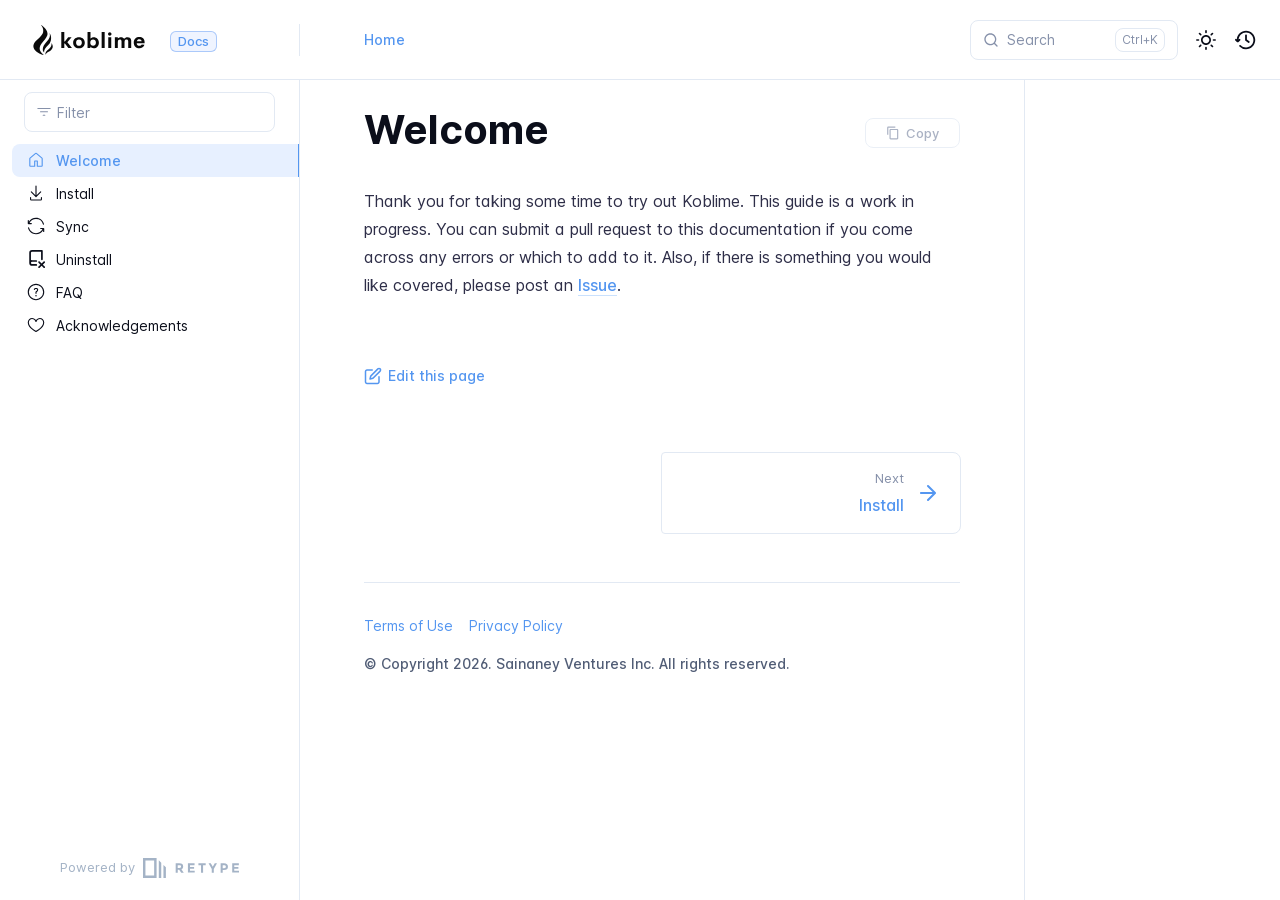
<file: index.html>
<!DOCTYPE html>
<html lang="en" class="h-full">
<head>
    <script async src="https://www.googletagmanager.com/gtag/js?id=G-G8J28RPLSC"></script>
    <script data-cfasync="false">window.dataLayer = window.dataLayer || [];function gtag(){dataLayer.push(arguments);}gtag('js', new Date());gtag('config', 'G-G8J28RPLSC');</script>

    <meta charset="UTF-8">
    <meta name="viewport" content="width=device-width,initial-scale=1">
    <meta name="color-scheme" content="light dark">
    <meta name="turbo-cache-control" content="no-cache" data-turbo-track="reload" data-track-token="4.6.0.833823942968">

    <!-- See retype.com -->
    <meta name="generator" content="Retype 4.6.0">

    <!-- Primary Meta Tags -->
    <title>Welcome</title>
    <meta name="title" content="Welcome">
    <meta name="description" content="Thank you for taking some time to try out Koblime. This guide is a work in progress. You can submit a pull request to this documentation if you come across any errors or which to add to it.">

    <!-- Canonical -->
    <link rel="canonical" href="https://docs.kobli.me/">
    <link rel="sitemap" type="application/xml" title="Sitemap" href="https://docs.kobli.me/sitemap.xml">

    <!-- Open Graph -->
    <meta property="og:type" content="website">
    <meta property="og:url" content="https://docs.kobli.me/">
    <meta property="og:title" content="Welcome">
    <meta property="og:description" content="Thank you for taking some time to try out Koblime. This guide is a work in progress. You can submit a pull request to this documentation if you come across any errors or which to add to it.">
    <meta property="og:site_name" content="">
    <meta property="og:locale" content="en_US">

    <!-- Twitter -->
    <meta name="twitter:card" content="summary_large_image">
    <meta name="twitter:url" content="https://docs.kobli.me/">
    <meta name="twitter:title" content="Welcome">
    <meta name="twitter:description" content="Thank you for taking some time to try out Koblime. This guide is a work in progress. You can submit a pull request to this documentation if you come across any errors or which to add to it.">

    <!-- Alternate Markdown -->
    <link rel="alternate" type="text/markdown" href="https://docs.kobli.me/readme.md">

    <script data-cfasync="false">(function(){var cl=document.documentElement.classList,ls=localStorage.getItem("retype_scheme"),hd=cl.contains("dark"),hl=cl.contains("light"),wm=window.matchMedia&&window.matchMedia("(prefers-color-scheme: dark)").matches;if(ls==="dark"||(!ls&&wm&&!hd&&!hl)){cl.remove("light");cl.add("dark")}else if(ls==="light"||(!ls&&!wm&&!hd&&!hl)){cl.remove("dark");cl.add("light")}})();</script>

    <link id="retype-favicon" rel="icon" href="assets/favicon.ico" />
    <link href="resources/css/retype.css?v=4.6.0.833823942968" rel="stylesheet">

    <script data-cfasync="false" src="resources/js/config.js?v=4.6.0.833823942968" data-turbo-eval="false" defer></script>
    <script data-cfasync="false" src="resources/js/retype.js?v=4.6.0" data-turbo-eval="false" defer></script>
    <script id="lunr-js" data-cfasync="false" src="resources/js/lunr.js?v=4.6.0.833823942968" data-turbo-eval="false" defer></script>
</head>
<body>
    <div id="retype-app" class="relative text-base antialiased text-base-text bg-base-bg font-body">
    <div class="absolute bottom-0 left-0" style="top: 5rem; right: 50%"></div>

    <header id="retype-header" class="sticky top-0 z-30 flex w-full h-16 bg-header-bg border-b border-header-border md:h-20">
        <div class="container relative flex items-center justify-between pr-6 grow md:justify-start">
            <!-- Mobile menu button skeleton -->
            <button v-cloak class="skeleton retype-mobile-menu-button flex items-center justify-center shrink-0 overflow-hidden dark:text-white focus:outline-hidden rounded-full w-10 h-10 ml-3.5 md:hidden"><svg xmlns="http://www.w3.org/2000/svg" class="mb-px shrink-0" width="24" height="24" viewBox="0 0 24 24" role="presentation" style="margin-bottom: 0px;"><g fill="currentColor"><path d="M2 4h20v2H2zM2 11h20v2H2zM2 18h20v2H2z"></path></g></svg></button>
            <div v-cloak id="retype-sidebar-left-toggle-button"></div>
    
            <!-- Logo -->
            <div class="flex items-center justify-between h-full py-2 md:w-75">
                <div class="flex items-center px-2 md:px-6">
                    <a id="retype-branding-logo" href="https://docs.kobli.me/" class="flex items-center leading-snug text-2xl">
                        <span class="grow-0 shrink-0 overflow-hidden">
                            <svg width="130" height="30" viewBox="0 0 267 72" class="css-1j8o68f"><path d="M.5 47.288c2.884-10.3 16.58-16.217 21.833-27.02 2.541-5.228 1.353-14.881-2.986-18.747-.23-.206-1.186-2.06-.213-1.366 9.668 7.074 17.529 16.413 13.892 25.427-5.046 12.51-18.043 18.758-17.948 31.496.041 5.299 3.945 9.55 8.909 13.994l.203.929C11.3 68.322-2.858 59.285.5 47.288Zm32.53 13.987c7.488-6.734 12.06-10.826 10.126-18.625 2.351 3.607 4.534 8.611 2.67 12.51-1.668 3.486-3.328 5.914-9.402 9.312-3.22 1.8-5.64 3.75-7.661 7.012-.106-3.415.553-6.867 4.268-10.209Zm-8.31-11.594c2.863-5.268 7.044-9.038 11.095-14.442 2.876-3.836 5.51-10.206 2.757-15.406l.177-.25c4.22 4.715 4.395 12.4 3.072 18.093-2.08 8.952-9.492 12.569-13.799 19.114-1.687 2.564-2.646 5.704-2.168 8.994-4.782-3.903-3.697-11.387-1.134-16.103Z" fill="#0a0a0a" xmlns="http://www.w3.org/2000/svg" font-family="Times New Roman" font-size="16"/><path d="M83.943 55.159 75.72 44.426h-1.491v10.733H67v-38.16h7.229v22.459h1.342l8.025-9.838h8.098l-10.06 11.85 11.004 13.689h-8.695zm25.471.496c-8.123 0-13.986-4.943-13.986-13.29 0-8.298 5.813-13.24 13.986-13.24 8.224 0 14.012 4.942 14.012 13.24 0 8.347-5.813 13.291-14.012 13.291zm-.075-5.688c4.15 0 6.982-3.031 6.982-7.603s-2.833-7.601-6.982-7.601c-3.999 0-6.806 3.03-6.806 7.601s2.807 7.603 6.806 7.603zm35.633-20.844c6.707 0 12.272 4.968 12.272 13.316s-5.565 13.316-12.272 13.316c-3.527 0-6.608-1.415-8.049-3.925l-.175 3.329h-6.783v-38.16h7.155v15.726c1.491-2.31 4.473-3.602 7.85-3.602zm-1.666 20.695c3.8 0 6.782-2.807 6.782-7.379 0-4.596-2.981-7.403-6.782-7.403-3.777 0-6.758 2.93-6.758 7.403s2.957 7.378 6.758 7.378zm20.552 5.34V17h7.229v38.159h-7.229zm19.509-29.364c-2.262 0-4.15-1.838-4.15-4.124 0-2.26 1.888-4.1 4.15-4.1 2.21 0 4.098 1.839 4.098 4.1 0 2.286-1.888 4.124-4.098 4.124zm-3.653 29.365V29.62h7.205v25.54h-7.205zm46.09-26.036c5.465 0 8.993 2.783 8.993 8.025v18.01h-7.154V39.184c0-3.006-1.89-4.322-4.025-4.322-2.56 0-4.82 1.466-4.82 5.889v14.408h-7.23v-15.9c0-3.055-1.837-4.397-4.099-4.397-2.484 0-4.795 1.465-4.795 6.26V55.16h-7.13V29.62h7.131v3.006c1.69-2.26 4.274-3.503 7.403-3.503 3.701 0 6.484 1.342 7.825 3.826 1.79-2.56 4.522-3.826 7.9-3.826zm41.197 12.894-.075 1.714h-18.93c.297 4.249 3.128 6.285 6.534 6.285 2.557 0 4.546-1.192 5.515-3.453l6.558.97c-1.69 5.167-6.285 8.123-12.024 8.123-8.249 0-13.64-4.869-13.64-13.267s5.54-13.317 13.416-13.317c7.229 0 12.62 4 12.645 12.945zm-12.595-7.875c-3.255 0-5.515 1.515-6.21 4.919h11.725c-.372-3.254-2.584-4.919-5.515-4.919z" fill="#0a0a0a"/></svg>
                        </span>
                    </a><span id="retype-branding-label" class="inline-flex mt-1 px-2 py-1 ml-4 text-xs font-medium leading-none items-center rounded-md bg-branding-label-bg text-branding-label-text ring-1 ring-branding-label-border ring-inset md:inline-block">Docs</span>
                </div>
    
                <span class="hidden h-8 border-r md:inline-block border-base-border"></span>
            </div>
    
            <div class="flex justify-between md:grow">
                <!-- Top Nav -->
                <nav id="retype-header-nav" class="hidden md:flex">
                    <ul class="flex flex-col mb-4 md:pl-16 md:mb-0 md:flex-row md:items-center">
                        <li class="mr-6">
                            <a class="py-2 md:mb-0 inline-flex items-center text-sm whitespace-nowrap transition-colors duration-200 ease-linear md:text-header-text font-header-text hover:text-header-text-hover" href="https://kobli.me">Home</a>
                        </li>
    
                    </ul>
                </nav>
    
                <div v-cloak class="flex justify-end grow">
                    <div id="retype-mobile-search-button"></div>
                    <doc-search-desktop></doc-search-desktop>
    
                    <doc-theme-switch class="lg:ml-2"></doc-theme-switch>
                    <doc-history></doc-history>
                </div>
            </div>
        </div>
    </header>


    <div id="retype-container" class="container relative flex bg-white">
        <!-- Sidebar Skeleton -->
        <div v-cloak class="fixed flex flex-col shrink-0 duration-300 ease-in-out bg-sidebar-left-bg border-sidebar-left-border sidebar top-20 w-75 border-r h-screen md:sticky transition-transform skeleton">
        
            <div class="flex items-center h-16 px-6">
                <input id="retype-filter-input-mock" class="w-full h-10 pl-8 px-3 py-2 transition-colors duration-200 ease-linear bg-filter-bg border border-filter-border rounded-lg shadow-none md:text-sm hover:border-filter-border-hover focus:outline-hidden focus:border-filter-border-focus placeholder-filter-placeholder" type="text">
            </div>
        
            <div class="pl-6 mt-1 mb-4">
                <div class="w-32 h-3 mb-4 bg-skeleton-bg rounded-full loading"></div>
                <div class="w-48 h-3 mb-4 bg-skeleton-bg rounded-full loading"></div>
                <div class="w-40 h-3 mb-4 bg-skeleton-bg rounded-full loading"></div>
                <div class="w-32 h-3 mb-4 bg-skeleton-bg rounded-full loading"></div>
                <div class="w-48 h-3 mb-4 bg-skeleton-bg rounded-full loading"></div>
                <div class="w-40 h-3 mb-4 bg-skeleton-bg rounded-full loading"></div>
            </div>
        
            <div class="shrink-0 mt-auto bg-transparent dark:border-base-border">
                <a class="flex items-center justify-center flex-nowrap h-16 text-gray-350 dark:text-dark-400 hover:text-gray-600 dark:hover:text-dark-300 transition-colors duration-150 ease-in docs-powered-by" target="_blank" href="https://retype.com/" rel="noopener">
                    <span class="text-xs whitespace-nowrap">Powered by</span>
                    <svg xmlns="http://www.w3.org/2000/svg" class="ml-2" fill="currentColor" width="96" height="20" overflow="visible"><path d="M0 0v20h13.59V0H0zm11.15 17.54H2.44V2.46h8.71v15.08zM15.8 20h2.44V4.67L15.8 2.22zM20.45 6.89V20h2.44V9.34z"/><g><path d="M40.16 8.44c0 1.49-.59 2.45-1.75 2.88l2.34 3.32h-2.53l-2.04-2.96h-1.43v2.96h-2.06V5.36h3.5c1.43 0 2.46.24 3.07.73s.9 1.27.9 2.35zm-2.48 1.1c.26-.23.38-.59.38-1.09 0-.5-.13-.84-.4-1.03s-.73-.28-1.39-.28h-1.54v2.75h1.5c.72 0 1.2-.12 1.45-.35zM51.56 5.36V7.2h-4.59v1.91h4.13v1.76h-4.13v1.92h4.74v1.83h-6.79V5.36h6.64zM60.09 7.15v7.48h-2.06V7.15h-2.61V5.36h7.28v1.79h-2.61zM70.81 14.64h-2.06v-3.66l-3.19-5.61h2.23l1.99 3.45 1.99-3.45H74l-3.19 5.61v3.66zM83.99 6.19c.65.55.97 1.4.97 2.55s-.33 1.98-1 2.51-1.68.8-3.04.8h-1.23v2.59h-2.06V5.36h3.26c1.42 0 2.45.28 3.1.83zm-1.51 3.65c.25-.28.37-.69.37-1.22s-.16-.92-.48-1.14c-.32-.23-.82-.34-1.5-.34H79.7v3.12h1.38c.68 0 1.15-.14 1.4-.42zM95.85 5.36V7.2h-4.59v1.91h4.13v1.76h-4.13v1.92H96v1.83h-6.79V5.36h6.64z"/></g></svg>
                </a>
            </div>
        </div>
        
        <!-- Sidebar component -->
        <doc-sidebar v-cloak>
            <template #sidebar-footer>
                <div class="shrink-0 mt-auto border-t md:bg-transparent md:border-none dark:border-base-border">
        
                    <div class="py-3 px-6 md:hidden border-b dark:border-base-border">
                        <nav>
                            <ul class="flex flex-wrap justify-center items-center">
                                <li class="mr-6">
                                    <a class="block py-1 inline-flex items-center text-sm whitespace-nowrap transition-colors duration-200 ease-linear md:text-header-text font-header-text hover:text-header-text-hover" href="https://kobli.me">Home</a>
                                </li>
        
                            </ul>
                        </nav>
                    </div>
        
                    <a class="flex items-center justify-center flex-nowrap h-16 text-gray-350 dark:text-dark-400 hover:text-gray-600 dark:hover:text-dark-300 transition-colors duration-150 ease-in docs-powered-by" target="_blank" href="https://retype.com/" rel="noopener">
                        <span class="text-xs whitespace-nowrap">Powered by</span>
                        <svg xmlns="http://www.w3.org/2000/svg" class="ml-2" fill="currentColor" width="96" height="20" overflow="visible"><path d="M0 0v20h13.59V0H0zm11.15 17.54H2.44V2.46h8.71v15.08zM15.8 20h2.44V4.67L15.8 2.22zM20.45 6.89V20h2.44V9.34z"/><g><path d="M40.16 8.44c0 1.49-.59 2.45-1.75 2.88l2.34 3.32h-2.53l-2.04-2.96h-1.43v2.96h-2.06V5.36h3.5c1.43 0 2.46.24 3.07.73s.9 1.27.9 2.35zm-2.48 1.1c.26-.23.38-.59.38-1.09 0-.5-.13-.84-.4-1.03s-.73-.28-1.39-.28h-1.54v2.75h1.5c.72 0 1.2-.12 1.45-.35zM51.56 5.36V7.2h-4.59v1.91h4.13v1.76h-4.13v1.92h4.74v1.83h-6.79V5.36h6.64zM60.09 7.15v7.48h-2.06V7.15h-2.61V5.36h7.28v1.79h-2.61zM70.81 14.64h-2.06v-3.66l-3.19-5.61h2.23l1.99 3.45 1.99-3.45H74l-3.19 5.61v3.66zM83.99 6.19c.65.55.97 1.4.97 2.55s-.33 1.98-1 2.51-1.68.8-3.04.8h-1.23v2.59h-2.06V5.36h3.26c1.42 0 2.45.28 3.1.83zm-1.51 3.65c.25-.28.37-.69.37-1.22s-.16-.92-.48-1.14c-.32-.23-.82-.34-1.5-.34H79.7v3.12h1.38c.68 0 1.15-.14 1.4-.42zM95.85 5.36V7.2h-4.59v1.91h4.13v1.76h-4.13v1.92H96v1.83h-6.79V5.36h6.64z"/></g></svg>
                    </a>
                </div>
            </template>
        </doc-sidebar>

        <div class="grow min-w-0 bg-body-bg">
            <!-- Render "toolbar" template here on api pages --><!-- Render page content -->
<div class="flex">
    <div id="retype-main" class="min-w-0 p-4 grow md:px-16">
        <main class="relative pb-12 lg:pt-2">
            <div class="relative retype-markdown" id="retype-content">
                <!-- Rendered if sidebar right is enabled -->
                <div id="retype-sidebar-right-toggle"></div>
                <doc-page-actions></doc-page-actions>

                <!-- Page content  -->
<h1 id="welcome">Welcome</h1>
<p>Thank you for taking some time to try out Koblime. This guide is a work in progress. You can submit a pull request to this documentation if you come across any errors or which to add to it. Also, if there is something you would like covered, please post an <a href="https://github.com/koblime/docs/issues">Issue</a>.</p>

                
                <!-- Required only on API pages -->
                <doc-toolbar-member-filter-no-results></doc-toolbar-member-filter-no-results>
            </div>
            <footer id="retype-content-footer" class="clear-both">
                <div class="flex flex-wrap items-center gap-x-4 gap-y-2 mt-14">
                    <a id="retype-edit-this-page" class="my-2.5 inline-flex items-center text-sm whitespace-nowrap text-body-link font-body-link hover:text-body-link-hover hover:underline" href="https://github.com/koblime/docs/blob/main/content/readme.md" target="_blank" rel="noopener">
                        <svg class="mr-1.5" xmlns="http://www.w3.org/2000/svg" width="18" height="18" viewBox="0 0 24 24" fill="currentColor" overflow="visible"><path d="M20 12c-.55 0-1 .45-1 1v7c0 .55-.45 1-1 1H4c-.55 0-1-.45-1-1V6c0-.55.45-1 1-1h7c.55 0 1-.45 1-1s-.45-1-1-1H4C2.35 3 1 4.35 1 6v14c0 1.65 1.35 3 3 3h14c1.65 0 3-1.35 3-3v-7c0-.55-.45-1-1-1z" /><path d="M22.21 1.79c-1.18-1.18-3.24-1.18-4.41 0l-9.5 9.5c-.13.13-.22.29-.26.46l-1 4c-.08.34.01.7.26.95.18.2.44.3.7.3.08 0 .16-.01.24-.03l4-1c.18-.04.34-.13.46-.26l9.5-9.5c1.22-1.22 1.22-3.2.01-4.42zm-1.42 3l-9.3 9.3-2.11.53.53-2.11 9.3-9.3c.42-.42 1.16-.42 1.59 0 .43.43.43 1.15-.01 1.58z" /><path fill="none" d="M0 0h24v24H0z" /></svg>
                        <span>Edit this page</span>
                    </a>
                </div>
            
                <nav id="retype-nextprev" class="print:hidden flex mt-14">
                    <div class="w-1/2">
                    </div>
            
                    <div class="w-1/2">
                        <a class="px-5 py-4 -mx-px h-full flex items-center justify-end break-normal font-medium text-body-link border border-base-border hover:border-base-border-hover rounded-l rounded-r-lg transition-colors duration-150 relative hover:z-5" href="install/">
                            <span>
                                <span class="block text-xs font-normal text-right text-base-text-muted">Next</span>
                                <span class="block mt-1">Install</span>
                            </span>
                            <svg xmlns="http://www.w3.org/2000/svg" class="ml-3" width="24" height="24" viewBox="0 0 24 24" fill="currentColor" overflow="visible"><path d="M19.92 12.38a1 1 0 00-.22-1.09l-7-7a.996.996 0 10-1.41 1.41l5.3 5.3H5c-.55 0-1 .45-1 1s.45 1 1 1h11.59l-5.29 5.29a.996.996 0 000 1.41c.19.2.44.3.7.3s.51-.1.71-.29l7-7c.09-.09.16-.21.21-.33z" /><path fill="none" d="M0 0h24v24H0z" /></svg>
                        </a>
                    </div>
                </nav>
            </footer>
        </main>

        <div id="retype-page-footer" class="print:border-none border-t border-base-border pt-6 mb-8">
            <footer class="flex flex-wrap items-center justify-between print:justify-center">
                <div id="retype-footer-links" class="print:hidden">
                    <ul class="flex flex-wrap items-center text-sm">
                        <li>
                            <a class="block mr-4 py-2 text-sm whitespace-nowrap transition-colors duration-200 ease-linear text-footer-link hover:text-footer-link-hover md:mb-0" href="https://kobli.me/terms">Terms of Use</a>
                        </li>
                        <li>
                            <a class="block mr-4 py-2 text-sm whitespace-nowrap transition-colors duration-200 ease-linear text-footer-link hover:text-footer-link-hover md:mb-0" href="https://kobli.me/privacy">Privacy Policy</a>
                        </li>
                    </ul>
                </div>
                <div id="retype-copyright" class="print:justify-center py-2 text-footer-text font-footer-link text-sm leading-relaxed"><p>© Copyright  2026. Sainaney Ventures Inc. All rights reserved.</p></div>
            </footer>
        </div>
    </div>

    <!-- Rendered if sidebar right is enabled -->
    <!-- Sidebar right skeleton-->
    <div v-cloak class="fixed top-0 bottom-0 right-0 translate-x-full bg-sidebar-right-bg border-sidebar-right-border lg:sticky lg:border-l lg:shrink-0 lg:pt-6 lg:translate-x-0 sm:w-1/2 lg:w-64 lg:z-0 md:w-104 sidebar-right skeleton">
        <div class="pl-5">
            <div class="w-32 h-3 mb-4 bg-skeleton-bg rounded-full loading"></div>
            <div class="w-48 h-3 mb-4 bg-skeleton-bg rounded-full loading"></div>
            <div class="w-40 h-3 mb-4 bg-skeleton-bg rounded-full loading"></div>
        </div>
    </div>

    <!-- User should be able to hide sidebar right -->
    <doc-sidebar-right v-cloak></doc-sidebar-right>
</div>

        </div>
    </div>

    <doc-search-mobile></doc-search-mobile>
    <doc-back-to-top></doc-back-to-top>
</div>


    <div id="retype-overlay-target"></div>

        <script data-cfasync="false">window.__DOCS__ = { "title": "Welcome", isRoot: true, level: 0, icon: "file", hasPrism: false, hasInstagram: false, hasMermaid: false, hasMath: false, tocDepth: 23, "md": "/readme.md" }</script>
</body>
</html>
</file>
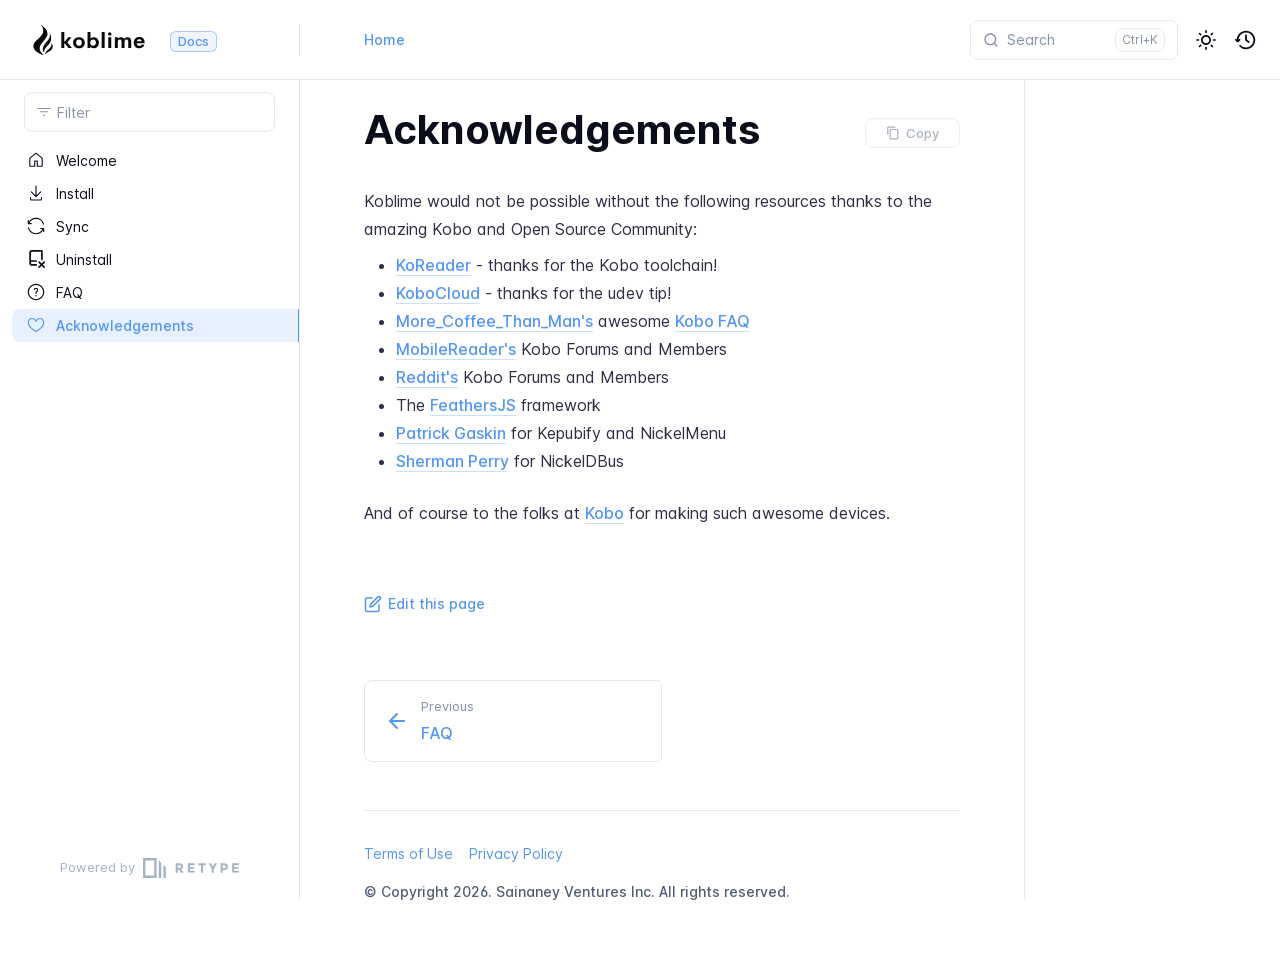
<file: acknowledgements/index.html>
<!DOCTYPE html>
<html lang="en" class="h-full">
<head>
    <script async src="https://www.googletagmanager.com/gtag/js?id=G-G8J28RPLSC"></script>
    <script data-cfasync="false">window.dataLayer = window.dataLayer || [];function gtag(){dataLayer.push(arguments);}gtag('js', new Date());gtag('config', 'G-G8J28RPLSC');</script>

    <meta charset="UTF-8">
    <meta name="viewport" content="width=device-width,initial-scale=1">
    <meta name="color-scheme" content="light dark">
    <meta name="turbo-cache-control" content="no-cache" data-turbo-track="reload" data-track-token="4.6.0.833823942968">

    <!-- See retype.com -->
    <meta name="generator" content="Retype 4.6.0">

    <!-- Primary Meta Tags -->
    <title>Acknowledgements</title>
    <meta name="title" content="Acknowledgements">
    <meta name="description" content="Koblime would not be possible without the following resources thanks to the amazing Kobo and Open Source Community:">

    <!-- Canonical -->
    <link rel="canonical" href="https://docs.kobli.me/acknowledgements/">
    <link rel="sitemap" type="application/xml" title="Sitemap" href="https://docs.kobli.me/sitemap.xml">

    <!-- Open Graph -->
    <meta property="og:type" content="website">
    <meta property="og:url" content="https://docs.kobli.me/acknowledgements/">
    <meta property="og:title" content="Acknowledgements">
    <meta property="og:description" content="Koblime would not be possible without the following resources thanks to the amazing Kobo and Open Source Community:">
    <meta property="og:site_name" content="">
    <meta property="og:locale" content="en_US">

    <!-- Twitter -->
    <meta name="twitter:card" content="summary_large_image">
    <meta name="twitter:url" content="https://docs.kobli.me/acknowledgements/">
    <meta name="twitter:title" content="Acknowledgements">
    <meta name="twitter:description" content="Koblime would not be possible without the following resources thanks to the amazing Kobo and Open Source Community:">

    <!-- Alternate Markdown -->
    <link rel="alternate" type="text/markdown" href="https://docs.kobli.me/acknowledgements.md">

    <script data-cfasync="false">(function(){var cl=document.documentElement.classList,ls=localStorage.getItem("retype_scheme"),hd=cl.contains("dark"),hl=cl.contains("light"),wm=window.matchMedia&&window.matchMedia("(prefers-color-scheme: dark)").matches;if(ls==="dark"||(!ls&&wm&&!hd&&!hl)){cl.remove("light");cl.add("dark")}else if(ls==="light"||(!ls&&!wm&&!hd&&!hl)){cl.remove("dark");cl.add("light")}})();</script>

    <link id="retype-favicon" rel="icon" href="../assets/favicon.ico" />
    <link href="../resources/css/retype.css?v=4.6.0.833823942968" rel="stylesheet">

    <script data-cfasync="false" src="../resources/js/config.js?v=4.6.0.833823942968" data-turbo-eval="false" defer></script>
    <script data-cfasync="false" src="../resources/js/retype.js?v=4.6.0" data-turbo-eval="false" defer></script>
    <script id="lunr-js" data-cfasync="false" src="../resources/js/lunr.js?v=4.6.0.833823942968" data-turbo-eval="false" defer></script>
</head>
<body>
    <div id="retype-app" class="relative text-base antialiased text-base-text bg-base-bg font-body">
    <div class="absolute bottom-0 left-0" style="top: 5rem; right: 50%"></div>

    <header id="retype-header" class="sticky top-0 z-30 flex w-full h-16 bg-header-bg border-b border-header-border md:h-20">
        <div class="container relative flex items-center justify-between pr-6 grow md:justify-start">
            <!-- Mobile menu button skeleton -->
            <button v-cloak class="skeleton retype-mobile-menu-button flex items-center justify-center shrink-0 overflow-hidden dark:text-white focus:outline-hidden rounded-full w-10 h-10 ml-3.5 md:hidden"><svg xmlns="http://www.w3.org/2000/svg" class="mb-px shrink-0" width="24" height="24" viewBox="0 0 24 24" role="presentation" style="margin-bottom: 0px;"><g fill="currentColor"><path d="M2 4h20v2H2zM2 11h20v2H2zM2 18h20v2H2z"></path></g></svg></button>
            <div v-cloak id="retype-sidebar-left-toggle-button"></div>
    
            <!-- Logo -->
            <div class="flex items-center justify-between h-full py-2 md:w-75">
                <div class="flex items-center px-2 md:px-6">
                    <a id="retype-branding-logo" href="https://docs.kobli.me/" class="flex items-center leading-snug text-2xl">
                        <span class="grow-0 shrink-0 overflow-hidden">
                            <svg width="130" height="30" viewBox="0 0 267 72" class="css-1j8o68f"><path d="M.5 47.288c2.884-10.3 16.58-16.217 21.833-27.02 2.541-5.228 1.353-14.881-2.986-18.747-.23-.206-1.186-2.06-.213-1.366 9.668 7.074 17.529 16.413 13.892 25.427-5.046 12.51-18.043 18.758-17.948 31.496.041 5.299 3.945 9.55 8.909 13.994l.203.929C11.3 68.322-2.858 59.285.5 47.288Zm32.53 13.987c7.488-6.734 12.06-10.826 10.126-18.625 2.351 3.607 4.534 8.611 2.67 12.51-1.668 3.486-3.328 5.914-9.402 9.312-3.22 1.8-5.64 3.75-7.661 7.012-.106-3.415.553-6.867 4.268-10.209Zm-8.31-11.594c2.863-5.268 7.044-9.038 11.095-14.442 2.876-3.836 5.51-10.206 2.757-15.406l.177-.25c4.22 4.715 4.395 12.4 3.072 18.093-2.08 8.952-9.492 12.569-13.799 19.114-1.687 2.564-2.646 5.704-2.168 8.994-4.782-3.903-3.697-11.387-1.134-16.103Z" fill="#0a0a0a" xmlns="http://www.w3.org/2000/svg" font-family="Times New Roman" font-size="16"/><path d="M83.943 55.159 75.72 44.426h-1.491v10.733H67v-38.16h7.229v22.459h1.342l8.025-9.838h8.098l-10.06 11.85 11.004 13.689h-8.695zm25.471.496c-8.123 0-13.986-4.943-13.986-13.29 0-8.298 5.813-13.24 13.986-13.24 8.224 0 14.012 4.942 14.012 13.24 0 8.347-5.813 13.291-14.012 13.291zm-.075-5.688c4.15 0 6.982-3.031 6.982-7.603s-2.833-7.601-6.982-7.601c-3.999 0-6.806 3.03-6.806 7.601s2.807 7.603 6.806 7.603zm35.633-20.844c6.707 0 12.272 4.968 12.272 13.316s-5.565 13.316-12.272 13.316c-3.527 0-6.608-1.415-8.049-3.925l-.175 3.329h-6.783v-38.16h7.155v15.726c1.491-2.31 4.473-3.602 7.85-3.602zm-1.666 20.695c3.8 0 6.782-2.807 6.782-7.379 0-4.596-2.981-7.403-6.782-7.403-3.777 0-6.758 2.93-6.758 7.403s2.957 7.378 6.758 7.378zm20.552 5.34V17h7.229v38.159h-7.229zm19.509-29.364c-2.262 0-4.15-1.838-4.15-4.124 0-2.26 1.888-4.1 4.15-4.1 2.21 0 4.098 1.839 4.098 4.1 0 2.286-1.888 4.124-4.098 4.124zm-3.653 29.365V29.62h7.205v25.54h-7.205zm46.09-26.036c5.465 0 8.993 2.783 8.993 8.025v18.01h-7.154V39.184c0-3.006-1.89-4.322-4.025-4.322-2.56 0-4.82 1.466-4.82 5.889v14.408h-7.23v-15.9c0-3.055-1.837-4.397-4.099-4.397-2.484 0-4.795 1.465-4.795 6.26V55.16h-7.13V29.62h7.131v3.006c1.69-2.26 4.274-3.503 7.403-3.503 3.701 0 6.484 1.342 7.825 3.826 1.79-2.56 4.522-3.826 7.9-3.826zm41.197 12.894-.075 1.714h-18.93c.297 4.249 3.128 6.285 6.534 6.285 2.557 0 4.546-1.192 5.515-3.453l6.558.97c-1.69 5.167-6.285 8.123-12.024 8.123-8.249 0-13.64-4.869-13.64-13.267s5.54-13.317 13.416-13.317c7.229 0 12.62 4 12.645 12.945zm-12.595-7.875c-3.255 0-5.515 1.515-6.21 4.919h11.725c-.372-3.254-2.584-4.919-5.515-4.919z" fill="#0a0a0a"/></svg>
                        </span>
                    </a><span id="retype-branding-label" class="inline-flex mt-1 px-2 py-1 ml-4 text-xs font-medium leading-none items-center rounded-md bg-branding-label-bg text-branding-label-text ring-1 ring-branding-label-border ring-inset md:inline-block">Docs</span>
                </div>
    
                <span class="hidden h-8 border-r md:inline-block border-base-border"></span>
            </div>
    
            <div class="flex justify-between md:grow">
                <!-- Top Nav -->
                <nav id="retype-header-nav" class="hidden md:flex">
                    <ul class="flex flex-col mb-4 md:pl-16 md:mb-0 md:flex-row md:items-center">
                        <li class="mr-6">
                            <a class="py-2 md:mb-0 inline-flex items-center text-sm whitespace-nowrap transition-colors duration-200 ease-linear md:text-header-text font-header-text hover:text-header-text-hover" href="https://kobli.me">Home</a>
                        </li>
    
                    </ul>
                </nav>
    
                <div v-cloak class="flex justify-end grow">
                    <div id="retype-mobile-search-button"></div>
                    <doc-search-desktop></doc-search-desktop>
    
                    <doc-theme-switch class="lg:ml-2"></doc-theme-switch>
                    <doc-history></doc-history>
                </div>
            </div>
        </div>
    </header>


    <div id="retype-container" class="container relative flex bg-white">
        <!-- Sidebar Skeleton -->
        <div v-cloak class="fixed flex flex-col shrink-0 duration-300 ease-in-out bg-sidebar-left-bg border-sidebar-left-border sidebar top-20 w-75 border-r h-screen md:sticky transition-transform skeleton">
        
            <div class="flex items-center h-16 px-6">
                <input id="retype-filter-input-mock" class="w-full h-10 pl-8 px-3 py-2 transition-colors duration-200 ease-linear bg-filter-bg border border-filter-border rounded-lg shadow-none md:text-sm hover:border-filter-border-hover focus:outline-hidden focus:border-filter-border-focus placeholder-filter-placeholder" type="text">
            </div>
        
            <div class="pl-6 mt-1 mb-4">
                <div class="w-32 h-3 mb-4 bg-skeleton-bg rounded-full loading"></div>
                <div class="w-48 h-3 mb-4 bg-skeleton-bg rounded-full loading"></div>
                <div class="w-40 h-3 mb-4 bg-skeleton-bg rounded-full loading"></div>
                <div class="w-32 h-3 mb-4 bg-skeleton-bg rounded-full loading"></div>
                <div class="w-48 h-3 mb-4 bg-skeleton-bg rounded-full loading"></div>
                <div class="w-40 h-3 mb-4 bg-skeleton-bg rounded-full loading"></div>
            </div>
        
            <div class="shrink-0 mt-auto bg-transparent dark:border-base-border">
                <a class="flex items-center justify-center flex-nowrap h-16 text-gray-350 dark:text-dark-400 hover:text-gray-600 dark:hover:text-dark-300 transition-colors duration-150 ease-in docs-powered-by" target="_blank" href="https://retype.com/" rel="noopener">
                    <span class="text-xs whitespace-nowrap">Powered by</span>
                    <svg xmlns="http://www.w3.org/2000/svg" class="ml-2" fill="currentColor" width="96" height="20" overflow="visible"><path d="M0 0v20h13.59V0H0zm11.15 17.54H2.44V2.46h8.71v15.08zM15.8 20h2.44V4.67L15.8 2.22zM20.45 6.89V20h2.44V9.34z"/><g><path d="M40.16 8.44c0 1.49-.59 2.45-1.75 2.88l2.34 3.32h-2.53l-2.04-2.96h-1.43v2.96h-2.06V5.36h3.5c1.43 0 2.46.24 3.07.73s.9 1.27.9 2.35zm-2.48 1.1c.26-.23.38-.59.38-1.09 0-.5-.13-.84-.4-1.03s-.73-.28-1.39-.28h-1.54v2.75h1.5c.72 0 1.2-.12 1.45-.35zM51.56 5.36V7.2h-4.59v1.91h4.13v1.76h-4.13v1.92h4.74v1.83h-6.79V5.36h6.64zM60.09 7.15v7.48h-2.06V7.15h-2.61V5.36h7.28v1.79h-2.61zM70.81 14.64h-2.06v-3.66l-3.19-5.61h2.23l1.99 3.45 1.99-3.45H74l-3.19 5.61v3.66zM83.99 6.19c.65.55.97 1.4.97 2.55s-.33 1.98-1 2.51-1.68.8-3.04.8h-1.23v2.59h-2.06V5.36h3.26c1.42 0 2.45.28 3.1.83zm-1.51 3.65c.25-.28.37-.69.37-1.22s-.16-.92-.48-1.14c-.32-.23-.82-.34-1.5-.34H79.7v3.12h1.38c.68 0 1.15-.14 1.4-.42zM95.85 5.36V7.2h-4.59v1.91h4.13v1.76h-4.13v1.92H96v1.83h-6.79V5.36h6.64z"/></g></svg>
                </a>
            </div>
        </div>
        
        <!-- Sidebar component -->
        <doc-sidebar v-cloak>
            <template #sidebar-footer>
                <div class="shrink-0 mt-auto border-t md:bg-transparent md:border-none dark:border-base-border">
        
                    <div class="py-3 px-6 md:hidden border-b dark:border-base-border">
                        <nav>
                            <ul class="flex flex-wrap justify-center items-center">
                                <li class="mr-6">
                                    <a class="block py-1 inline-flex items-center text-sm whitespace-nowrap transition-colors duration-200 ease-linear md:text-header-text font-header-text hover:text-header-text-hover" href="https://kobli.me">Home</a>
                                </li>
        
                            </ul>
                        </nav>
                    </div>
        
                    <a class="flex items-center justify-center flex-nowrap h-16 text-gray-350 dark:text-dark-400 hover:text-gray-600 dark:hover:text-dark-300 transition-colors duration-150 ease-in docs-powered-by" target="_blank" href="https://retype.com/" rel="noopener">
                        <span class="text-xs whitespace-nowrap">Powered by</span>
                        <svg xmlns="http://www.w3.org/2000/svg" class="ml-2" fill="currentColor" width="96" height="20" overflow="visible"><path d="M0 0v20h13.59V0H0zm11.15 17.54H2.44V2.46h8.71v15.08zM15.8 20h2.44V4.67L15.8 2.22zM20.45 6.89V20h2.44V9.34z"/><g><path d="M40.16 8.44c0 1.49-.59 2.45-1.75 2.88l2.34 3.32h-2.53l-2.04-2.96h-1.43v2.96h-2.06V5.36h3.5c1.43 0 2.46.24 3.07.73s.9 1.27.9 2.35zm-2.48 1.1c.26-.23.38-.59.38-1.09 0-.5-.13-.84-.4-1.03s-.73-.28-1.39-.28h-1.54v2.75h1.5c.72 0 1.2-.12 1.45-.35zM51.56 5.36V7.2h-4.59v1.91h4.13v1.76h-4.13v1.92h4.74v1.83h-6.79V5.36h6.64zM60.09 7.15v7.48h-2.06V7.15h-2.61V5.36h7.28v1.79h-2.61zM70.81 14.64h-2.06v-3.66l-3.19-5.61h2.23l1.99 3.45 1.99-3.45H74l-3.19 5.61v3.66zM83.99 6.19c.65.55.97 1.4.97 2.55s-.33 1.98-1 2.51-1.68.8-3.04.8h-1.23v2.59h-2.06V5.36h3.26c1.42 0 2.45.28 3.1.83zm-1.51 3.65c.25-.28.37-.69.37-1.22s-.16-.92-.48-1.14c-.32-.23-.82-.34-1.5-.34H79.7v3.12h1.38c.68 0 1.15-.14 1.4-.42zM95.85 5.36V7.2h-4.59v1.91h4.13v1.76h-4.13v1.92H96v1.83h-6.79V5.36h6.64z"/></g></svg>
                    </a>
                </div>
            </template>
        </doc-sidebar>

        <div class="grow min-w-0 bg-body-bg">
            <!-- Render "toolbar" template here on api pages --><!-- Render page content -->
<div class="flex">
    <div id="retype-main" class="min-w-0 p-4 grow md:px-16">
        <main class="relative pb-12 lg:pt-2">
            <div class="relative retype-markdown" id="retype-content">
                <!-- Rendered if sidebar right is enabled -->
                <div id="retype-sidebar-right-toggle"></div>
                <doc-page-actions></doc-page-actions>

                <!-- Page content  -->
<h1 id="acknowledgements">Acknowledgements</h1>
<p>Koblime would not be possible without the following resources thanks to the amazing Kobo and Open Source Community:</p>
<ul>
<li><a href="https://koreader.rocks/">KoReader</a> - thanks for the Kobo toolchain!</li>
<li><a href="https://github.com/fsantini/KoboCloud">KoboCloud</a> - thanks for the udev tip!</li>
<li><a href="https://www.reddit.com/user/More_Coffee_Than_Man/">More_Coffee_Than_Man&#x27;s</a> awesome <a href="https://www.reddit.com/r/kobo/comments/m9gwot/kobo_faq_frequently_asked_questions_for_new_and/">Kobo FAQ</a></li>
<li><a href="https://www.mobileread.com/forums/forumdisplay.php?f=223">MobileReader&#x27;s</a> Kobo Forums and Members</li>
<li><a href="https://www.reddit.com/r/kobo">Reddit&#x27;s</a> Kobo Forums and Members</li>
<li>The <a href="https://feathersjs.com/">FeathersJS</a> framework</li>
<li><a href="https://pgaskin.net/kepubify/">Patrick Gaskin</a> for Kepubify and NickelMenu</li>
<li><a href="https://shermp.github.io/NickelDBus/">Sherman Perry</a> for NickelDBus</li>
</ul>
<p>And of course to the folks at <a href="https://www.kobo.com/">Kobo</a> for making such awesome devices.</p>

                
                <!-- Required only on API pages -->
                <doc-toolbar-member-filter-no-results></doc-toolbar-member-filter-no-results>
            </div>
            <footer id="retype-content-footer" class="clear-both">
                <div class="flex flex-wrap items-center gap-x-4 gap-y-2 mt-14">
                    <a id="retype-edit-this-page" class="my-2.5 inline-flex items-center text-sm whitespace-nowrap text-body-link font-body-link hover:text-body-link-hover hover:underline" href="https://github.com/koblime/docs/blob/main/content/acknowledgements.md" target="_blank" rel="noopener">
                        <svg class="mr-1.5" xmlns="http://www.w3.org/2000/svg" width="18" height="18" viewBox="0 0 24 24" fill="currentColor" overflow="visible"><path d="M20 12c-.55 0-1 .45-1 1v7c0 .55-.45 1-1 1H4c-.55 0-1-.45-1-1V6c0-.55.45-1 1-1h7c.55 0 1-.45 1-1s-.45-1-1-1H4C2.35 3 1 4.35 1 6v14c0 1.65 1.35 3 3 3h14c1.65 0 3-1.35 3-3v-7c0-.55-.45-1-1-1z" /><path d="M22.21 1.79c-1.18-1.18-3.24-1.18-4.41 0l-9.5 9.5c-.13.13-.22.29-.26.46l-1 4c-.08.34.01.7.26.95.18.2.44.3.7.3.08 0 .16-.01.24-.03l4-1c.18-.04.34-.13.46-.26l9.5-9.5c1.22-1.22 1.22-3.2.01-4.42zm-1.42 3l-9.3 9.3-2.11.53.53-2.11 9.3-9.3c.42-.42 1.16-.42 1.59 0 .43.43.43 1.15-.01 1.58z" /><path fill="none" d="M0 0h24v24H0z" /></svg>
                        <span>Edit this page</span>
                    </a>
                </div>
            
                <nav id="retype-nextprev" class="print:hidden flex mt-14">
                    <div class="w-1/2">
                        <a class="px-5 py-4 h-full flex items-center break-normal font-medium text-body-link border border-base-border hover:border-base-border-hover rounded-r rounded-l-lg transition-colors duration-150 relative hover:z-5" href="../faq/">
                            <svg xmlns="http://www.w3.org/2000/svg" class="mr-3" width="24" height="24" viewBox="0 0 24 24" fill="currentColor" overflow="visible"><path d="M19 11H7.41l5.29-5.29a.996.996 0 10-1.41-1.41l-7 7a1 1 0 000 1.42l7 7a1.024 1.024 0 001.42-.01.996.996 0 000-1.41L7.41 13H19c.55 0 1-.45 1-1s-.45-1-1-1z" /><path fill="none" d="M0 0h24v24H0z" /></svg>
                            <span>
                                <span class="block text-xs font-normal text-base-text-muted">Previous</span>
                                <span class="block mt-1">FAQ</span>
                            </span>
                        </a>
                    </div>
            
                    <div class="w-1/2">
                    </div>
                </nav>
            </footer>
        </main>

        <div id="retype-page-footer" class="print:border-none border-t border-base-border pt-6 mb-8">
            <footer class="flex flex-wrap items-center justify-between print:justify-center">
                <div id="retype-footer-links" class="print:hidden">
                    <ul class="flex flex-wrap items-center text-sm">
                        <li>
                            <a class="block mr-4 py-2 text-sm whitespace-nowrap transition-colors duration-200 ease-linear text-footer-link hover:text-footer-link-hover md:mb-0" href="https://kobli.me/terms">Terms of Use</a>
                        </li>
                        <li>
                            <a class="block mr-4 py-2 text-sm whitespace-nowrap transition-colors duration-200 ease-linear text-footer-link hover:text-footer-link-hover md:mb-0" href="https://kobli.me/privacy">Privacy Policy</a>
                        </li>
                    </ul>
                </div>
                <div id="retype-copyright" class="print:justify-center py-2 text-footer-text font-footer-link text-sm leading-relaxed"><p>© Copyright  2026. Sainaney Ventures Inc. All rights reserved.</p></div>
            </footer>
        </div>
    </div>

    <!-- Rendered if sidebar right is enabled -->
    <!-- Sidebar right skeleton-->
    <div v-cloak class="fixed top-0 bottom-0 right-0 translate-x-full bg-sidebar-right-bg border-sidebar-right-border lg:sticky lg:border-l lg:shrink-0 lg:pt-6 lg:translate-x-0 sm:w-1/2 lg:w-64 lg:z-0 md:w-104 sidebar-right skeleton">
        <div class="pl-5">
            <div class="w-32 h-3 mb-4 bg-skeleton-bg rounded-full loading"></div>
            <div class="w-48 h-3 mb-4 bg-skeleton-bg rounded-full loading"></div>
            <div class="w-40 h-3 mb-4 bg-skeleton-bg rounded-full loading"></div>
        </div>
    </div>

    <!-- User should be able to hide sidebar right -->
    <doc-sidebar-right v-cloak></doc-sidebar-right>
</div>

        </div>
    </div>

    <doc-search-mobile></doc-search-mobile>
    <doc-back-to-top></doc-back-to-top>
</div>


    <div id="retype-overlay-target"></div>

        <script data-cfasync="false">window.__DOCS__ = { "title": "Acknowledgements", level: 1, icon: "file", hasPrism: false, hasInstagram: false, hasMermaid: false, hasMath: false, tocDepth: 23, "md": "/acknowledgements.md" }</script>
</body>
</html>
</file>
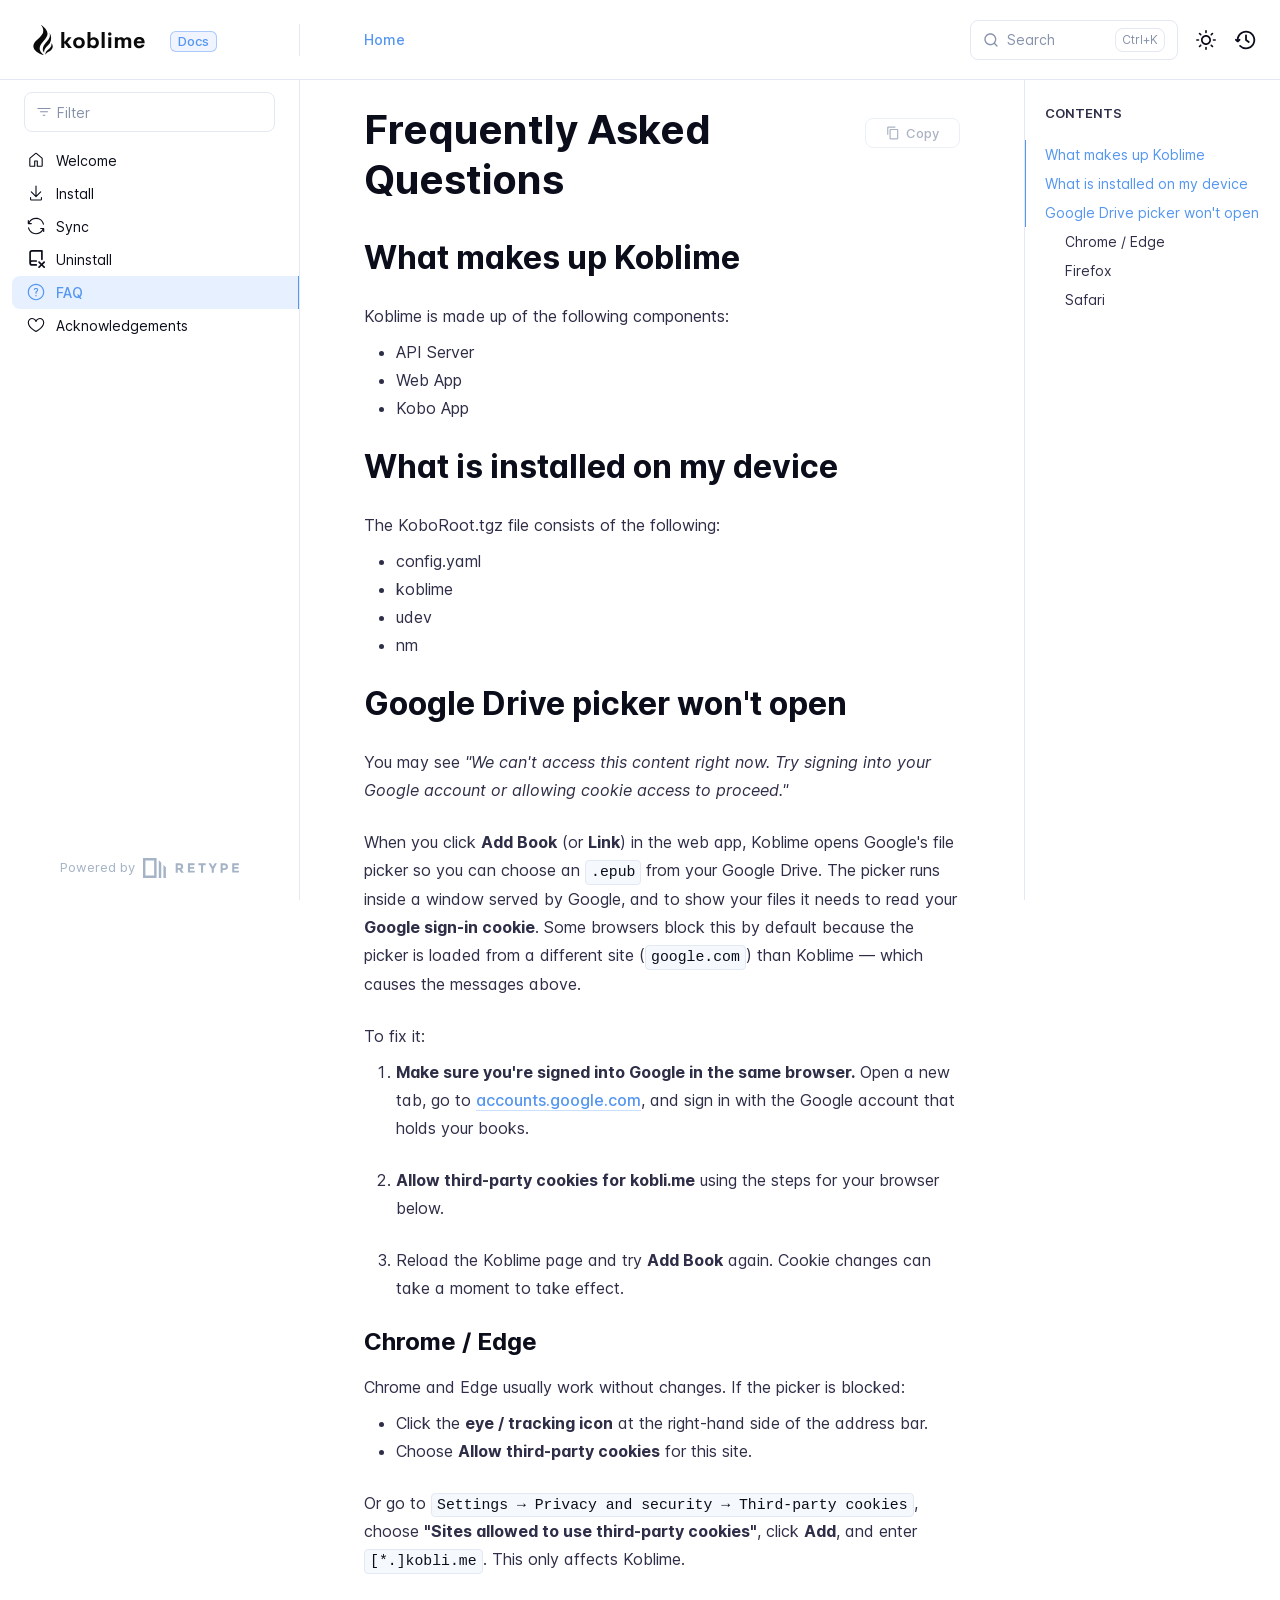
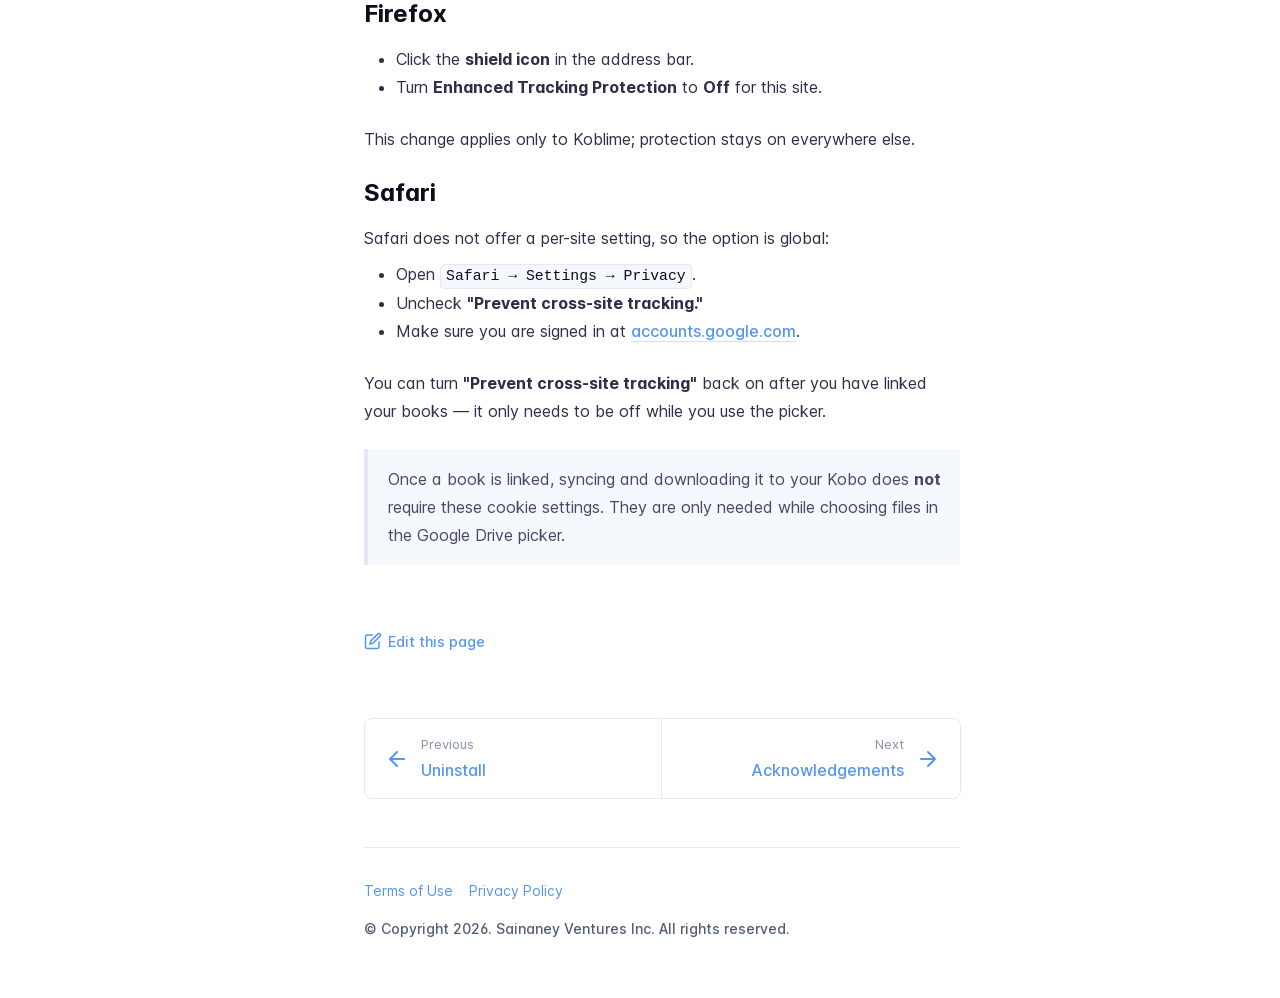
<file: faq/index.html>
<!DOCTYPE html>
<html lang="en" class="h-full">
<head>
    <script async src="https://www.googletagmanager.com/gtag/js?id=G-G8J28RPLSC"></script>
    <script data-cfasync="false">window.dataLayer = window.dataLayer || [];function gtag(){dataLayer.push(arguments);}gtag('js', new Date());gtag('config', 'G-G8J28RPLSC');</script>

    <meta charset="UTF-8">
    <meta name="viewport" content="width=device-width,initial-scale=1">
    <meta name="color-scheme" content="light dark">
    <meta name="turbo-cache-control" content="no-cache" data-turbo-track="reload" data-track-token="4.6.0.833823942968">

    <!-- See retype.com -->
    <meta name="generator" content="Retype 4.6.0">

    <!-- Primary Meta Tags -->
    <title>FAQ</title>
    <meta name="title" content="FAQ">
    <meta name="description" content="Koblime is made up of the following components:">

    <!-- Canonical -->
    <link rel="canonical" href="https://docs.kobli.me/faq/">
    <link rel="sitemap" type="application/xml" title="Sitemap" href="https://docs.kobli.me/sitemap.xml">

    <!-- Open Graph -->
    <meta property="og:type" content="website">
    <meta property="og:url" content="https://docs.kobli.me/faq/">
    <meta property="og:title" content="FAQ">
    <meta property="og:description" content="Koblime is made up of the following components:">
    <meta property="og:site_name" content="">
    <meta property="og:locale" content="en_US">

    <!-- Twitter -->
    <meta name="twitter:card" content="summary_large_image">
    <meta name="twitter:url" content="https://docs.kobli.me/faq/">
    <meta name="twitter:title" content="FAQ">
    <meta name="twitter:description" content="Koblime is made up of the following components:">

    <!-- Alternate Markdown -->
    <link rel="alternate" type="text/markdown" href="https://docs.kobli.me/faq.md">

    <script data-cfasync="false">(function(){var cl=document.documentElement.classList,ls=localStorage.getItem("retype_scheme"),hd=cl.contains("dark"),hl=cl.contains("light"),wm=window.matchMedia&&window.matchMedia("(prefers-color-scheme: dark)").matches;if(ls==="dark"||(!ls&&wm&&!hd&&!hl)){cl.remove("light");cl.add("dark")}else if(ls==="light"||(!ls&&!wm&&!hd&&!hl)){cl.remove("dark");cl.add("light")}})();</script>

    <link id="retype-favicon" rel="icon" href="../assets/favicon.ico" />
    <link href="../resources/css/retype.css?v=4.6.0.833823942968" rel="stylesheet">

    <script data-cfasync="false" src="../resources/js/config.js?v=4.6.0.833823942968" data-turbo-eval="false" defer></script>
    <script data-cfasync="false" src="../resources/js/retype.js?v=4.6.0" data-turbo-eval="false" defer></script>
    <script id="lunr-js" data-cfasync="false" src="../resources/js/lunr.js?v=4.6.0.833823942968" data-turbo-eval="false" defer></script>
</head>
<body>
    <div id="retype-app" class="relative text-base antialiased text-base-text bg-base-bg font-body">
    <div class="absolute bottom-0 left-0" style="top: 5rem; right: 50%"></div>

    <header id="retype-header" class="sticky top-0 z-30 flex w-full h-16 bg-header-bg border-b border-header-border md:h-20">
        <div class="container relative flex items-center justify-between pr-6 grow md:justify-start">
            <!-- Mobile menu button skeleton -->
            <button v-cloak class="skeleton retype-mobile-menu-button flex items-center justify-center shrink-0 overflow-hidden dark:text-white focus:outline-hidden rounded-full w-10 h-10 ml-3.5 md:hidden"><svg xmlns="http://www.w3.org/2000/svg" class="mb-px shrink-0" width="24" height="24" viewBox="0 0 24 24" role="presentation" style="margin-bottom: 0px;"><g fill="currentColor"><path d="M2 4h20v2H2zM2 11h20v2H2zM2 18h20v2H2z"></path></g></svg></button>
            <div v-cloak id="retype-sidebar-left-toggle-button"></div>
    
            <!-- Logo -->
            <div class="flex items-center justify-between h-full py-2 md:w-75">
                <div class="flex items-center px-2 md:px-6">
                    <a id="retype-branding-logo" href="https://docs.kobli.me/" class="flex items-center leading-snug text-2xl">
                        <span class="grow-0 shrink-0 overflow-hidden">
                            <svg width="130" height="30" viewBox="0 0 267 72" class="css-1j8o68f"><path d="M.5 47.288c2.884-10.3 16.58-16.217 21.833-27.02 2.541-5.228 1.353-14.881-2.986-18.747-.23-.206-1.186-2.06-.213-1.366 9.668 7.074 17.529 16.413 13.892 25.427-5.046 12.51-18.043 18.758-17.948 31.496.041 5.299 3.945 9.55 8.909 13.994l.203.929C11.3 68.322-2.858 59.285.5 47.288Zm32.53 13.987c7.488-6.734 12.06-10.826 10.126-18.625 2.351 3.607 4.534 8.611 2.67 12.51-1.668 3.486-3.328 5.914-9.402 9.312-3.22 1.8-5.64 3.75-7.661 7.012-.106-3.415.553-6.867 4.268-10.209Zm-8.31-11.594c2.863-5.268 7.044-9.038 11.095-14.442 2.876-3.836 5.51-10.206 2.757-15.406l.177-.25c4.22 4.715 4.395 12.4 3.072 18.093-2.08 8.952-9.492 12.569-13.799 19.114-1.687 2.564-2.646 5.704-2.168 8.994-4.782-3.903-3.697-11.387-1.134-16.103Z" fill="#0a0a0a" xmlns="http://www.w3.org/2000/svg" font-family="Times New Roman" font-size="16"/><path d="M83.943 55.159 75.72 44.426h-1.491v10.733H67v-38.16h7.229v22.459h1.342l8.025-9.838h8.098l-10.06 11.85 11.004 13.689h-8.695zm25.471.496c-8.123 0-13.986-4.943-13.986-13.29 0-8.298 5.813-13.24 13.986-13.24 8.224 0 14.012 4.942 14.012 13.24 0 8.347-5.813 13.291-14.012 13.291zm-.075-5.688c4.15 0 6.982-3.031 6.982-7.603s-2.833-7.601-6.982-7.601c-3.999 0-6.806 3.03-6.806 7.601s2.807 7.603 6.806 7.603zm35.633-20.844c6.707 0 12.272 4.968 12.272 13.316s-5.565 13.316-12.272 13.316c-3.527 0-6.608-1.415-8.049-3.925l-.175 3.329h-6.783v-38.16h7.155v15.726c1.491-2.31 4.473-3.602 7.85-3.602zm-1.666 20.695c3.8 0 6.782-2.807 6.782-7.379 0-4.596-2.981-7.403-6.782-7.403-3.777 0-6.758 2.93-6.758 7.403s2.957 7.378 6.758 7.378zm20.552 5.34V17h7.229v38.159h-7.229zm19.509-29.364c-2.262 0-4.15-1.838-4.15-4.124 0-2.26 1.888-4.1 4.15-4.1 2.21 0 4.098 1.839 4.098 4.1 0 2.286-1.888 4.124-4.098 4.124zm-3.653 29.365V29.62h7.205v25.54h-7.205zm46.09-26.036c5.465 0 8.993 2.783 8.993 8.025v18.01h-7.154V39.184c0-3.006-1.89-4.322-4.025-4.322-2.56 0-4.82 1.466-4.82 5.889v14.408h-7.23v-15.9c0-3.055-1.837-4.397-4.099-4.397-2.484 0-4.795 1.465-4.795 6.26V55.16h-7.13V29.62h7.131v3.006c1.69-2.26 4.274-3.503 7.403-3.503 3.701 0 6.484 1.342 7.825 3.826 1.79-2.56 4.522-3.826 7.9-3.826zm41.197 12.894-.075 1.714h-18.93c.297 4.249 3.128 6.285 6.534 6.285 2.557 0 4.546-1.192 5.515-3.453l6.558.97c-1.69 5.167-6.285 8.123-12.024 8.123-8.249 0-13.64-4.869-13.64-13.267s5.54-13.317 13.416-13.317c7.229 0 12.62 4 12.645 12.945zm-12.595-7.875c-3.255 0-5.515 1.515-6.21 4.919h11.725c-.372-3.254-2.584-4.919-5.515-4.919z" fill="#0a0a0a"/></svg>
                        </span>
                    </a><span id="retype-branding-label" class="inline-flex mt-1 px-2 py-1 ml-4 text-xs font-medium leading-none items-center rounded-md bg-branding-label-bg text-branding-label-text ring-1 ring-branding-label-border ring-inset md:inline-block">Docs</span>
                </div>
    
                <span class="hidden h-8 border-r md:inline-block border-base-border"></span>
            </div>
    
            <div class="flex justify-between md:grow">
                <!-- Top Nav -->
                <nav id="retype-header-nav" class="hidden md:flex">
                    <ul class="flex flex-col mb-4 md:pl-16 md:mb-0 md:flex-row md:items-center">
                        <li class="mr-6">
                            <a class="py-2 md:mb-0 inline-flex items-center text-sm whitespace-nowrap transition-colors duration-200 ease-linear md:text-header-text font-header-text hover:text-header-text-hover" href="https://kobli.me">Home</a>
                        </li>
    
                    </ul>
                </nav>
    
                <div v-cloak class="flex justify-end grow">
                    <div id="retype-mobile-search-button"></div>
                    <doc-search-desktop></doc-search-desktop>
    
                    <doc-theme-switch class="lg:ml-2"></doc-theme-switch>
                    <doc-history></doc-history>
                </div>
            </div>
        </div>
    </header>


    <div id="retype-container" class="container relative flex bg-white">
        <!-- Sidebar Skeleton -->
        <div v-cloak class="fixed flex flex-col shrink-0 duration-300 ease-in-out bg-sidebar-left-bg border-sidebar-left-border sidebar top-20 w-75 border-r h-screen md:sticky transition-transform skeleton">
        
            <div class="flex items-center h-16 px-6">
                <input id="retype-filter-input-mock" class="w-full h-10 pl-8 px-3 py-2 transition-colors duration-200 ease-linear bg-filter-bg border border-filter-border rounded-lg shadow-none md:text-sm hover:border-filter-border-hover focus:outline-hidden focus:border-filter-border-focus placeholder-filter-placeholder" type="text">
            </div>
        
            <div class="pl-6 mt-1 mb-4">
                <div class="w-32 h-3 mb-4 bg-skeleton-bg rounded-full loading"></div>
                <div class="w-48 h-3 mb-4 bg-skeleton-bg rounded-full loading"></div>
                <div class="w-40 h-3 mb-4 bg-skeleton-bg rounded-full loading"></div>
                <div class="w-32 h-3 mb-4 bg-skeleton-bg rounded-full loading"></div>
                <div class="w-48 h-3 mb-4 bg-skeleton-bg rounded-full loading"></div>
                <div class="w-40 h-3 mb-4 bg-skeleton-bg rounded-full loading"></div>
            </div>
        
            <div class="shrink-0 mt-auto bg-transparent dark:border-base-border">
                <a class="flex items-center justify-center flex-nowrap h-16 text-gray-350 dark:text-dark-400 hover:text-gray-600 dark:hover:text-dark-300 transition-colors duration-150 ease-in docs-powered-by" target="_blank" href="https://retype.com/" rel="noopener">
                    <span class="text-xs whitespace-nowrap">Powered by</span>
                    <svg xmlns="http://www.w3.org/2000/svg" class="ml-2" fill="currentColor" width="96" height="20" overflow="visible"><path d="M0 0v20h13.59V0H0zm11.15 17.54H2.44V2.46h8.71v15.08zM15.8 20h2.44V4.67L15.8 2.22zM20.45 6.89V20h2.44V9.34z"/><g><path d="M40.16 8.44c0 1.49-.59 2.45-1.75 2.88l2.34 3.32h-2.53l-2.04-2.96h-1.43v2.96h-2.06V5.36h3.5c1.43 0 2.46.24 3.07.73s.9 1.27.9 2.35zm-2.48 1.1c.26-.23.38-.59.38-1.09 0-.5-.13-.84-.4-1.03s-.73-.28-1.39-.28h-1.54v2.75h1.5c.72 0 1.2-.12 1.45-.35zM51.56 5.36V7.2h-4.59v1.91h4.13v1.76h-4.13v1.92h4.74v1.83h-6.79V5.36h6.64zM60.09 7.15v7.48h-2.06V7.15h-2.61V5.36h7.28v1.79h-2.61zM70.81 14.64h-2.06v-3.66l-3.19-5.61h2.23l1.99 3.45 1.99-3.45H74l-3.19 5.61v3.66zM83.99 6.19c.65.55.97 1.4.97 2.55s-.33 1.98-1 2.51-1.68.8-3.04.8h-1.23v2.59h-2.06V5.36h3.26c1.42 0 2.45.28 3.1.83zm-1.51 3.65c.25-.28.37-.69.37-1.22s-.16-.92-.48-1.14c-.32-.23-.82-.34-1.5-.34H79.7v3.12h1.38c.68 0 1.15-.14 1.4-.42zM95.85 5.36V7.2h-4.59v1.91h4.13v1.76h-4.13v1.92H96v1.83h-6.79V5.36h6.64z"/></g></svg>
                </a>
            </div>
        </div>
        
        <!-- Sidebar component -->
        <doc-sidebar v-cloak>
            <template #sidebar-footer>
                <div class="shrink-0 mt-auto border-t md:bg-transparent md:border-none dark:border-base-border">
        
                    <div class="py-3 px-6 md:hidden border-b dark:border-base-border">
                        <nav>
                            <ul class="flex flex-wrap justify-center items-center">
                                <li class="mr-6">
                                    <a class="block py-1 inline-flex items-center text-sm whitespace-nowrap transition-colors duration-200 ease-linear md:text-header-text font-header-text hover:text-header-text-hover" href="https://kobli.me">Home</a>
                                </li>
        
                            </ul>
                        </nav>
                    </div>
        
                    <a class="flex items-center justify-center flex-nowrap h-16 text-gray-350 dark:text-dark-400 hover:text-gray-600 dark:hover:text-dark-300 transition-colors duration-150 ease-in docs-powered-by" target="_blank" href="https://retype.com/" rel="noopener">
                        <span class="text-xs whitespace-nowrap">Powered by</span>
                        <svg xmlns="http://www.w3.org/2000/svg" class="ml-2" fill="currentColor" width="96" height="20" overflow="visible"><path d="M0 0v20h13.59V0H0zm11.15 17.54H2.44V2.46h8.71v15.08zM15.8 20h2.44V4.67L15.8 2.22zM20.45 6.89V20h2.44V9.34z"/><g><path d="M40.16 8.44c0 1.49-.59 2.45-1.75 2.88l2.34 3.32h-2.53l-2.04-2.96h-1.43v2.96h-2.06V5.36h3.5c1.43 0 2.46.24 3.07.73s.9 1.27.9 2.35zm-2.48 1.1c.26-.23.38-.59.38-1.09 0-.5-.13-.84-.4-1.03s-.73-.28-1.39-.28h-1.54v2.75h1.5c.72 0 1.2-.12 1.45-.35zM51.56 5.36V7.2h-4.59v1.91h4.13v1.76h-4.13v1.92h4.74v1.83h-6.79V5.36h6.64zM60.09 7.15v7.48h-2.06V7.15h-2.61V5.36h7.28v1.79h-2.61zM70.81 14.64h-2.06v-3.66l-3.19-5.61h2.23l1.99 3.45 1.99-3.45H74l-3.19 5.61v3.66zM83.99 6.19c.65.55.97 1.4.97 2.55s-.33 1.98-1 2.51-1.68.8-3.04.8h-1.23v2.59h-2.06V5.36h3.26c1.42 0 2.45.28 3.1.83zm-1.51 3.65c.25-.28.37-.69.37-1.22s-.16-.92-.48-1.14c-.32-.23-.82-.34-1.5-.34H79.7v3.12h1.38c.68 0 1.15-.14 1.4-.42zM95.85 5.36V7.2h-4.59v1.91h4.13v1.76h-4.13v1.92H96v1.83h-6.79V5.36h6.64z"/></g></svg>
                    </a>
                </div>
            </template>
        </doc-sidebar>

        <div class="grow min-w-0 bg-body-bg">
            <!-- Render "toolbar" template here on api pages --><!-- Render page content -->
<div class="flex">
    <div id="retype-main" class="min-w-0 p-4 grow md:px-16">
        <main class="relative pb-12 lg:pt-2">
            <div class="relative retype-markdown" id="retype-content">
                <!-- Rendered if sidebar right is enabled -->
                <div id="retype-sidebar-right-toggle"></div>
                <doc-page-actions></doc-page-actions>

                <!-- Page content  -->
<h1 id="frequently-asked-questions">Frequently Asked Questions</h1>
<h2 id="what-makes-up-koblime">What makes up Koblime</h2>
<p>Koblime is made up of the following components:</p>
<ul>
<li>API Server</li>
<li>Web App</li>
<li>Kobo App</li>
</ul>
<h2 id="what-is-installed-on-my-device">What is installed on my device</h2>
<p>The KoboRoot.tgz file consists of the following:</p>
<ul>
<li>config.yaml</li>
<li>koblime</li>
<li>udev</li>
<li>nm</li>
</ul>
<h2 id="google-drive-picker-wont-open">Google Drive picker won&#x27;t open</h2>
<p>You may see <em>&quot;We can&#x27;t access this content right now. Try signing into your Google
account or allowing cookie access to proceed.&quot;</em></p>
<p>When you click <strong>Add Book</strong> (or <strong>Link</strong>) in the web app, Koblime opens Google&#x27;s
file picker so you can choose an <code translate="no" v-pre>.epub</code> from your Google Drive. The picker runs
inside a window served by Google, and to show your files it needs to read your
<strong>Google sign-in cookie</strong>. Some browsers block this by default because the picker
is loaded from a different site (<code translate="no" v-pre>google.com</code>) than Koblime — which causes the
messages above.</p>
<p>To fix it:</p>
<ol>
<li>
<p><strong>Make sure you&#x27;re signed into Google in the same browser.</strong> Open a new tab,
go to <a href="https://accounts.google.com">accounts.google.com</a>, and sign in with the
Google account that holds your books.</p>
</li>
<li>
<p><strong>Allow third-party cookies for kobli.me</strong> using the steps for your browser
below.</p>
</li>
<li>
<p>Reload the Koblime page and try <strong>Add Book</strong> again. Cookie changes can take a
moment to take effect.</p>
</li>
</ol>
<h3 id="chrome--edge">Chrome / Edge</h3>
<p>Chrome and Edge usually work without changes. If the picker is blocked:</p>
<ul>
<li>Click the <strong>eye / tracking icon</strong> at the right-hand side of the address bar.</li>
<li>Choose <strong>Allow third-party cookies</strong> for this site.</li>
</ul>
<p>Or go to <code translate="no" v-pre>Settings → Privacy and security → Third-party cookies</code>, choose
<strong>&quot;Sites allowed to use third-party cookies&quot;</strong>, click <strong>Add</strong>, and enter
<code translate="no" v-pre>[*.]kobli.me</code>. This only affects Koblime.</p>
<h3 id="firefox">Firefox</h3>
<ul>
<li>Click the <strong>shield icon</strong> in the address bar.</li>
<li>Turn <strong>Enhanced Tracking Protection</strong> to <strong>Off</strong> for this site.</li>
</ul>
<p>This change applies only to Koblime; protection stays on everywhere else.</p>
<h3 id="safari">Safari</h3>
<p>Safari does not offer a per-site setting, so the option is global:</p>
<ul>
<li>Open <code translate="no" v-pre>Safari → Settings → Privacy</code>.</li>
<li>Uncheck <strong>&quot;Prevent cross-site tracking.&quot;</strong></li>
<li>Make sure you are signed in at <a href="https://accounts.google.com">accounts.google.com</a>.</li>
</ul>
<p>You can turn <strong>&quot;Prevent cross-site tracking&quot;</strong> back on after you have linked your
books — it only needs to be off while you use the picker.</p>
<blockquote>
<p>Once a book is linked, syncing and downloading it to your Kobo does <strong>not</strong>
require these cookie settings. They are only needed while choosing files in the
Google Drive picker.</p>
</blockquote>

                
                <!-- Required only on API pages -->
                <doc-toolbar-member-filter-no-results></doc-toolbar-member-filter-no-results>
            </div>
            <footer id="retype-content-footer" class="clear-both">
                <div class="flex flex-wrap items-center gap-x-4 gap-y-2 mt-14">
                    <a id="retype-edit-this-page" class="my-2.5 inline-flex items-center text-sm whitespace-nowrap text-body-link font-body-link hover:text-body-link-hover hover:underline" href="https://github.com/koblime/docs/blob/main/content/faq.md" target="_blank" rel="noopener">
                        <svg class="mr-1.5" xmlns="http://www.w3.org/2000/svg" width="18" height="18" viewBox="0 0 24 24" fill="currentColor" overflow="visible"><path d="M20 12c-.55 0-1 .45-1 1v7c0 .55-.45 1-1 1H4c-.55 0-1-.45-1-1V6c0-.55.45-1 1-1h7c.55 0 1-.45 1-1s-.45-1-1-1H4C2.35 3 1 4.35 1 6v14c0 1.65 1.35 3 3 3h14c1.65 0 3-1.35 3-3v-7c0-.55-.45-1-1-1z" /><path d="M22.21 1.79c-1.18-1.18-3.24-1.18-4.41 0l-9.5 9.5c-.13.13-.22.29-.26.46l-1 4c-.08.34.01.7.26.95.18.2.44.3.7.3.08 0 .16-.01.24-.03l4-1c.18-.04.34-.13.46-.26l9.5-9.5c1.22-1.22 1.22-3.2.01-4.42zm-1.42 3l-9.3 9.3-2.11.53.53-2.11 9.3-9.3c.42-.42 1.16-.42 1.59 0 .43.43.43 1.15-.01 1.58z" /><path fill="none" d="M0 0h24v24H0z" /></svg>
                        <span>Edit this page</span>
                    </a>
                </div>
            
                <nav id="retype-nextprev" class="print:hidden flex mt-14">
                    <div class="w-1/2">
                        <a class="px-5 py-4 h-full flex items-center break-normal font-medium text-body-link border border-base-border hover:border-base-border-hover rounded-l-lg transition-colors duration-150 relative hover:z-5" href="../uninstall/">
                            <svg xmlns="http://www.w3.org/2000/svg" class="mr-3" width="24" height="24" viewBox="0 0 24 24" fill="currentColor" overflow="visible"><path d="M19 11H7.41l5.29-5.29a.996.996 0 10-1.41-1.41l-7 7a1 1 0 000 1.42l7 7a1.024 1.024 0 001.42-.01.996.996 0 000-1.41L7.41 13H19c.55 0 1-.45 1-1s-.45-1-1-1z" /><path fill="none" d="M0 0h24v24H0z" /></svg>
                            <span>
                                <span class="block text-xs font-normal text-base-text-muted">Previous</span>
                                <span class="block mt-1">Uninstall</span>
                            </span>
                        </a>
                    </div>
            
                    <div class="w-1/2">
                        <a class="px-5 py-4 -mx-px h-full flex items-center justify-end break-normal font-medium text-body-link border border-base-border hover:border-base-border-hover rounded-r-lg transition-colors duration-150 relative hover:z-5" href="../acknowledgements/">
                            <span>
                                <span class="block text-xs font-normal text-right text-base-text-muted">Next</span>
                                <span class="block mt-1">Acknowledgements</span>
                            </span>
                            <svg xmlns="http://www.w3.org/2000/svg" class="ml-3" width="24" height="24" viewBox="0 0 24 24" fill="currentColor" overflow="visible"><path d="M19.92 12.38a1 1 0 00-.22-1.09l-7-7a.996.996 0 10-1.41 1.41l5.3 5.3H5c-.55 0-1 .45-1 1s.45 1 1 1h11.59l-5.29 5.29a.996.996 0 000 1.41c.19.2.44.3.7.3s.51-.1.71-.29l7-7c.09-.09.16-.21.21-.33z" /><path fill="none" d="M0 0h24v24H0z" /></svg>
                        </a>
                    </div>
                </nav>
            </footer>
        </main>

        <div id="retype-page-footer" class="print:border-none border-t border-base-border pt-6 mb-8">
            <footer class="flex flex-wrap items-center justify-between print:justify-center">
                <div id="retype-footer-links" class="print:hidden">
                    <ul class="flex flex-wrap items-center text-sm">
                        <li>
                            <a class="block mr-4 py-2 text-sm whitespace-nowrap transition-colors duration-200 ease-linear text-footer-link hover:text-footer-link-hover md:mb-0" href="https://kobli.me/terms">Terms of Use</a>
                        </li>
                        <li>
                            <a class="block mr-4 py-2 text-sm whitespace-nowrap transition-colors duration-200 ease-linear text-footer-link hover:text-footer-link-hover md:mb-0" href="https://kobli.me/privacy">Privacy Policy</a>
                        </li>
                    </ul>
                </div>
                <div id="retype-copyright" class="print:justify-center py-2 text-footer-text font-footer-link text-sm leading-relaxed"><p>© Copyright  2026. Sainaney Ventures Inc. All rights reserved.</p></div>
            </footer>
        </div>
    </div>

    <!-- Rendered if sidebar right is enabled -->
    <!-- Sidebar right skeleton-->
    <div v-cloak class="fixed top-0 bottom-0 right-0 translate-x-full bg-sidebar-right-bg border-sidebar-right-border lg:sticky lg:border-l lg:shrink-0 lg:pt-6 lg:translate-x-0 sm:w-1/2 lg:w-64 lg:z-0 md:w-104 sidebar-right skeleton">
        <div class="pl-5">
            <div class="w-32 h-3 mb-4 bg-skeleton-bg rounded-full loading"></div>
            <div class="w-48 h-3 mb-4 bg-skeleton-bg rounded-full loading"></div>
            <div class="w-40 h-3 mb-4 bg-skeleton-bg rounded-full loading"></div>
        </div>
    </div>

    <!-- User should be able to hide sidebar right -->
    <doc-sidebar-right v-cloak></doc-sidebar-right>
</div>

        </div>
    </div>

    <doc-search-mobile></doc-search-mobile>
    <doc-back-to-top></doc-back-to-top>
</div>


    <div id="retype-overlay-target"></div>

        <script data-cfasync="false">window.__DOCS__ = { "title": "FAQ", level: 1, icon: "file", hasPrism: false, hasInstagram: false, hasMermaid: false, hasMath: false, tocDepth: 23, "md": "/faq.md" }</script>
</body>
</html>
</file>
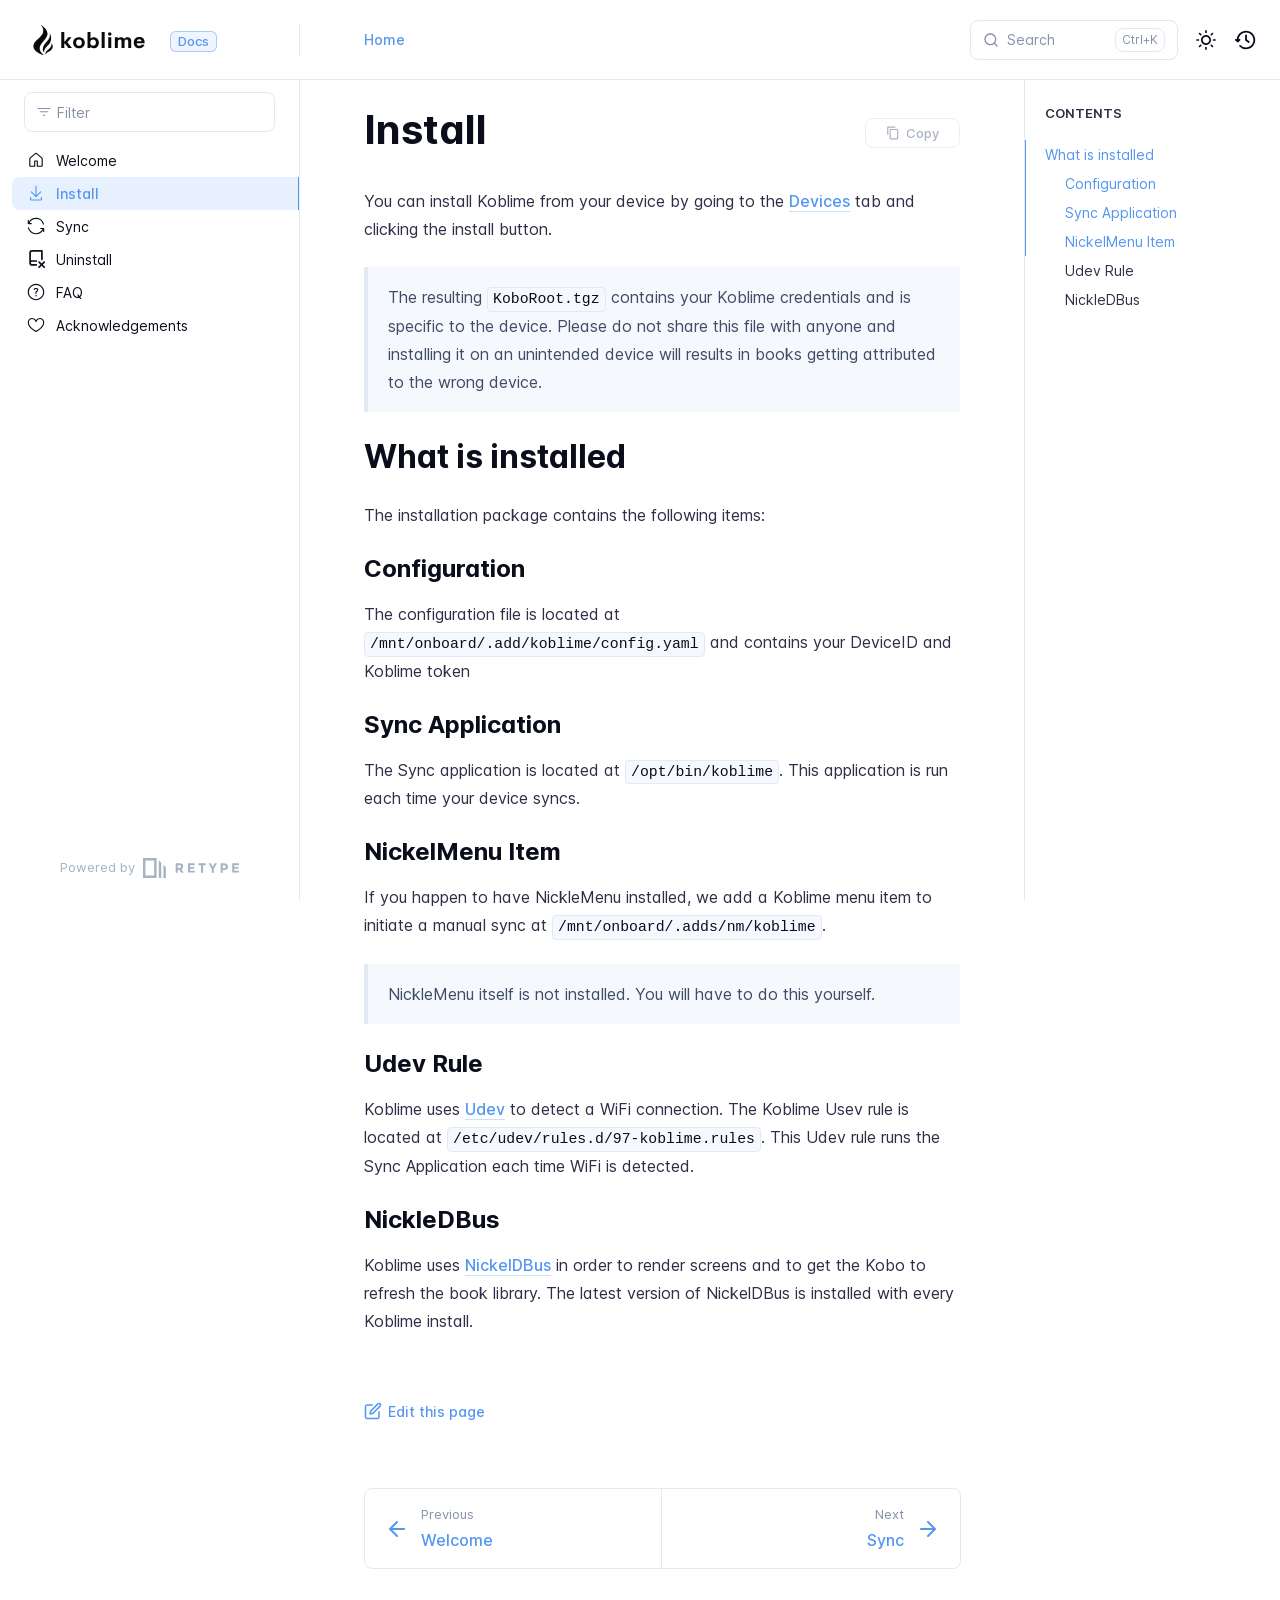
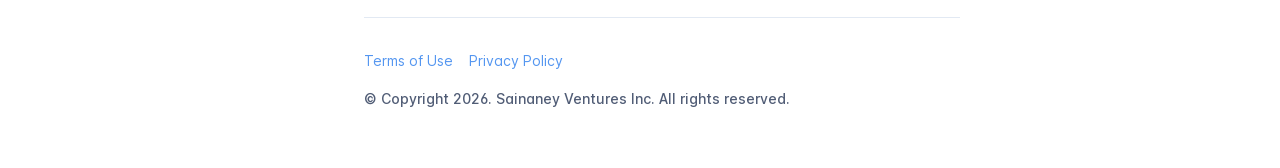
<file: install/index.html>
<!DOCTYPE html>
<html lang="en" class="h-full">
<head>
    <script async src="https://www.googletagmanager.com/gtag/js?id=G-G8J28RPLSC"></script>
    <script data-cfasync="false">window.dataLayer = window.dataLayer || [];function gtag(){dataLayer.push(arguments);}gtag('js', new Date());gtag('config', 'G-G8J28RPLSC');</script>

    <meta charset="UTF-8">
    <meta name="viewport" content="width=device-width,initial-scale=1">
    <meta name="color-scheme" content="light dark">
    <meta name="turbo-cache-control" content="no-cache" data-turbo-track="reload" data-track-token="4.6.0.833823942968">

    <!-- See retype.com -->
    <meta name="generator" content="Retype 4.6.0">

    <!-- Primary Meta Tags -->
    <title>Install</title>
    <meta name="title" content="Install">
    <meta name="description" content="You can install Koblime from your device by going to the Devices tab and clicking the install button.">

    <!-- Canonical -->
    <link rel="canonical" href="https://docs.kobli.me/install/">
    <link rel="sitemap" type="application/xml" title="Sitemap" href="https://docs.kobli.me/sitemap.xml">

    <!-- Open Graph -->
    <meta property="og:type" content="website">
    <meta property="og:url" content="https://docs.kobli.me/install/">
    <meta property="og:title" content="Install">
    <meta property="og:description" content="You can install Koblime from your device by going to the Devices tab and clicking the install button.">
    <meta property="og:site_name" content="">
    <meta property="og:locale" content="en_US">

    <!-- Twitter -->
    <meta name="twitter:card" content="summary_large_image">
    <meta name="twitter:url" content="https://docs.kobli.me/install/">
    <meta name="twitter:title" content="Install">
    <meta name="twitter:description" content="You can install Koblime from your device by going to the Devices tab and clicking the install button.">

    <!-- Alternate Markdown -->
    <link rel="alternate" type="text/markdown" href="https://docs.kobli.me/install.md">

    <script data-cfasync="false">(function(){var cl=document.documentElement.classList,ls=localStorage.getItem("retype_scheme"),hd=cl.contains("dark"),hl=cl.contains("light"),wm=window.matchMedia&&window.matchMedia("(prefers-color-scheme: dark)").matches;if(ls==="dark"||(!ls&&wm&&!hd&&!hl)){cl.remove("light");cl.add("dark")}else if(ls==="light"||(!ls&&!wm&&!hd&&!hl)){cl.remove("dark");cl.add("light")}})();</script>

    <link id="retype-favicon" rel="icon" href="../assets/favicon.ico" />
    <link href="../resources/css/retype.css?v=4.6.0.833823942968" rel="stylesheet">

    <script data-cfasync="false" src="../resources/js/config.js?v=4.6.0.833823942968" data-turbo-eval="false" defer></script>
    <script data-cfasync="false" src="../resources/js/retype.js?v=4.6.0" data-turbo-eval="false" defer></script>
    <script id="lunr-js" data-cfasync="false" src="../resources/js/lunr.js?v=4.6.0.833823942968" data-turbo-eval="false" defer></script>
</head>
<body>
    <div id="retype-app" class="relative text-base antialiased text-base-text bg-base-bg font-body">
    <div class="absolute bottom-0 left-0" style="top: 5rem; right: 50%"></div>

    <header id="retype-header" class="sticky top-0 z-30 flex w-full h-16 bg-header-bg border-b border-header-border md:h-20">
        <div class="container relative flex items-center justify-between pr-6 grow md:justify-start">
            <!-- Mobile menu button skeleton -->
            <button v-cloak class="skeleton retype-mobile-menu-button flex items-center justify-center shrink-0 overflow-hidden dark:text-white focus:outline-hidden rounded-full w-10 h-10 ml-3.5 md:hidden"><svg xmlns="http://www.w3.org/2000/svg" class="mb-px shrink-0" width="24" height="24" viewBox="0 0 24 24" role="presentation" style="margin-bottom: 0px;"><g fill="currentColor"><path d="M2 4h20v2H2zM2 11h20v2H2zM2 18h20v2H2z"></path></g></svg></button>
            <div v-cloak id="retype-sidebar-left-toggle-button"></div>
    
            <!-- Logo -->
            <div class="flex items-center justify-between h-full py-2 md:w-75">
                <div class="flex items-center px-2 md:px-6">
                    <a id="retype-branding-logo" href="https://docs.kobli.me/" class="flex items-center leading-snug text-2xl">
                        <span class="grow-0 shrink-0 overflow-hidden">
                            <svg width="130" height="30" viewBox="0 0 267 72" class="css-1j8o68f"><path d="M.5 47.288c2.884-10.3 16.58-16.217 21.833-27.02 2.541-5.228 1.353-14.881-2.986-18.747-.23-.206-1.186-2.06-.213-1.366 9.668 7.074 17.529 16.413 13.892 25.427-5.046 12.51-18.043 18.758-17.948 31.496.041 5.299 3.945 9.55 8.909 13.994l.203.929C11.3 68.322-2.858 59.285.5 47.288Zm32.53 13.987c7.488-6.734 12.06-10.826 10.126-18.625 2.351 3.607 4.534 8.611 2.67 12.51-1.668 3.486-3.328 5.914-9.402 9.312-3.22 1.8-5.64 3.75-7.661 7.012-.106-3.415.553-6.867 4.268-10.209Zm-8.31-11.594c2.863-5.268 7.044-9.038 11.095-14.442 2.876-3.836 5.51-10.206 2.757-15.406l.177-.25c4.22 4.715 4.395 12.4 3.072 18.093-2.08 8.952-9.492 12.569-13.799 19.114-1.687 2.564-2.646 5.704-2.168 8.994-4.782-3.903-3.697-11.387-1.134-16.103Z" fill="#0a0a0a" xmlns="http://www.w3.org/2000/svg" font-family="Times New Roman" font-size="16"/><path d="M83.943 55.159 75.72 44.426h-1.491v10.733H67v-38.16h7.229v22.459h1.342l8.025-9.838h8.098l-10.06 11.85 11.004 13.689h-8.695zm25.471.496c-8.123 0-13.986-4.943-13.986-13.29 0-8.298 5.813-13.24 13.986-13.24 8.224 0 14.012 4.942 14.012 13.24 0 8.347-5.813 13.291-14.012 13.291zm-.075-5.688c4.15 0 6.982-3.031 6.982-7.603s-2.833-7.601-6.982-7.601c-3.999 0-6.806 3.03-6.806 7.601s2.807 7.603 6.806 7.603zm35.633-20.844c6.707 0 12.272 4.968 12.272 13.316s-5.565 13.316-12.272 13.316c-3.527 0-6.608-1.415-8.049-3.925l-.175 3.329h-6.783v-38.16h7.155v15.726c1.491-2.31 4.473-3.602 7.85-3.602zm-1.666 20.695c3.8 0 6.782-2.807 6.782-7.379 0-4.596-2.981-7.403-6.782-7.403-3.777 0-6.758 2.93-6.758 7.403s2.957 7.378 6.758 7.378zm20.552 5.34V17h7.229v38.159h-7.229zm19.509-29.364c-2.262 0-4.15-1.838-4.15-4.124 0-2.26 1.888-4.1 4.15-4.1 2.21 0 4.098 1.839 4.098 4.1 0 2.286-1.888 4.124-4.098 4.124zm-3.653 29.365V29.62h7.205v25.54h-7.205zm46.09-26.036c5.465 0 8.993 2.783 8.993 8.025v18.01h-7.154V39.184c0-3.006-1.89-4.322-4.025-4.322-2.56 0-4.82 1.466-4.82 5.889v14.408h-7.23v-15.9c0-3.055-1.837-4.397-4.099-4.397-2.484 0-4.795 1.465-4.795 6.26V55.16h-7.13V29.62h7.131v3.006c1.69-2.26 4.274-3.503 7.403-3.503 3.701 0 6.484 1.342 7.825 3.826 1.79-2.56 4.522-3.826 7.9-3.826zm41.197 12.894-.075 1.714h-18.93c.297 4.249 3.128 6.285 6.534 6.285 2.557 0 4.546-1.192 5.515-3.453l6.558.97c-1.69 5.167-6.285 8.123-12.024 8.123-8.249 0-13.64-4.869-13.64-13.267s5.54-13.317 13.416-13.317c7.229 0 12.62 4 12.645 12.945zm-12.595-7.875c-3.255 0-5.515 1.515-6.21 4.919h11.725c-.372-3.254-2.584-4.919-5.515-4.919z" fill="#0a0a0a"/></svg>
                        </span>
                    </a><span id="retype-branding-label" class="inline-flex mt-1 px-2 py-1 ml-4 text-xs font-medium leading-none items-center rounded-md bg-branding-label-bg text-branding-label-text ring-1 ring-branding-label-border ring-inset md:inline-block">Docs</span>
                </div>
    
                <span class="hidden h-8 border-r md:inline-block border-base-border"></span>
            </div>
    
            <div class="flex justify-between md:grow">
                <!-- Top Nav -->
                <nav id="retype-header-nav" class="hidden md:flex">
                    <ul class="flex flex-col mb-4 md:pl-16 md:mb-0 md:flex-row md:items-center">
                        <li class="mr-6">
                            <a class="py-2 md:mb-0 inline-flex items-center text-sm whitespace-nowrap transition-colors duration-200 ease-linear md:text-header-text font-header-text hover:text-header-text-hover" href="https://kobli.me">Home</a>
                        </li>
    
                    </ul>
                </nav>
    
                <div v-cloak class="flex justify-end grow">
                    <div id="retype-mobile-search-button"></div>
                    <doc-search-desktop></doc-search-desktop>
    
                    <doc-theme-switch class="lg:ml-2"></doc-theme-switch>
                    <doc-history></doc-history>
                </div>
            </div>
        </div>
    </header>


    <div id="retype-container" class="container relative flex bg-white">
        <!-- Sidebar Skeleton -->
        <div v-cloak class="fixed flex flex-col shrink-0 duration-300 ease-in-out bg-sidebar-left-bg border-sidebar-left-border sidebar top-20 w-75 border-r h-screen md:sticky transition-transform skeleton">
        
            <div class="flex items-center h-16 px-6">
                <input id="retype-filter-input-mock" class="w-full h-10 pl-8 px-3 py-2 transition-colors duration-200 ease-linear bg-filter-bg border border-filter-border rounded-lg shadow-none md:text-sm hover:border-filter-border-hover focus:outline-hidden focus:border-filter-border-focus placeholder-filter-placeholder" type="text">
            </div>
        
            <div class="pl-6 mt-1 mb-4">
                <div class="w-32 h-3 mb-4 bg-skeleton-bg rounded-full loading"></div>
                <div class="w-48 h-3 mb-4 bg-skeleton-bg rounded-full loading"></div>
                <div class="w-40 h-3 mb-4 bg-skeleton-bg rounded-full loading"></div>
                <div class="w-32 h-3 mb-4 bg-skeleton-bg rounded-full loading"></div>
                <div class="w-48 h-3 mb-4 bg-skeleton-bg rounded-full loading"></div>
                <div class="w-40 h-3 mb-4 bg-skeleton-bg rounded-full loading"></div>
            </div>
        
            <div class="shrink-0 mt-auto bg-transparent dark:border-base-border">
                <a class="flex items-center justify-center flex-nowrap h-16 text-gray-350 dark:text-dark-400 hover:text-gray-600 dark:hover:text-dark-300 transition-colors duration-150 ease-in docs-powered-by" target="_blank" href="https://retype.com/" rel="noopener">
                    <span class="text-xs whitespace-nowrap">Powered by</span>
                    <svg xmlns="http://www.w3.org/2000/svg" class="ml-2" fill="currentColor" width="96" height="20" overflow="visible"><path d="M0 0v20h13.59V0H0zm11.15 17.54H2.44V2.46h8.71v15.08zM15.8 20h2.44V4.67L15.8 2.22zM20.45 6.89V20h2.44V9.34z"/><g><path d="M40.16 8.44c0 1.49-.59 2.45-1.75 2.88l2.34 3.32h-2.53l-2.04-2.96h-1.43v2.96h-2.06V5.36h3.5c1.43 0 2.46.24 3.07.73s.9 1.27.9 2.35zm-2.48 1.1c.26-.23.38-.59.38-1.09 0-.5-.13-.84-.4-1.03s-.73-.28-1.39-.28h-1.54v2.75h1.5c.72 0 1.2-.12 1.45-.35zM51.56 5.36V7.2h-4.59v1.91h4.13v1.76h-4.13v1.92h4.74v1.83h-6.79V5.36h6.64zM60.09 7.15v7.48h-2.06V7.15h-2.61V5.36h7.28v1.79h-2.61zM70.81 14.64h-2.06v-3.66l-3.19-5.61h2.23l1.99 3.45 1.99-3.45H74l-3.19 5.61v3.66zM83.99 6.19c.65.55.97 1.4.97 2.55s-.33 1.98-1 2.51-1.68.8-3.04.8h-1.23v2.59h-2.06V5.36h3.26c1.42 0 2.45.28 3.1.83zm-1.51 3.65c.25-.28.37-.69.37-1.22s-.16-.92-.48-1.14c-.32-.23-.82-.34-1.5-.34H79.7v3.12h1.38c.68 0 1.15-.14 1.4-.42zM95.85 5.36V7.2h-4.59v1.91h4.13v1.76h-4.13v1.92H96v1.83h-6.79V5.36h6.64z"/></g></svg>
                </a>
            </div>
        </div>
        
        <!-- Sidebar component -->
        <doc-sidebar v-cloak>
            <template #sidebar-footer>
                <div class="shrink-0 mt-auto border-t md:bg-transparent md:border-none dark:border-base-border">
        
                    <div class="py-3 px-6 md:hidden border-b dark:border-base-border">
                        <nav>
                            <ul class="flex flex-wrap justify-center items-center">
                                <li class="mr-6">
                                    <a class="block py-1 inline-flex items-center text-sm whitespace-nowrap transition-colors duration-200 ease-linear md:text-header-text font-header-text hover:text-header-text-hover" href="https://kobli.me">Home</a>
                                </li>
        
                            </ul>
                        </nav>
                    </div>
        
                    <a class="flex items-center justify-center flex-nowrap h-16 text-gray-350 dark:text-dark-400 hover:text-gray-600 dark:hover:text-dark-300 transition-colors duration-150 ease-in docs-powered-by" target="_blank" href="https://retype.com/" rel="noopener">
                        <span class="text-xs whitespace-nowrap">Powered by</span>
                        <svg xmlns="http://www.w3.org/2000/svg" class="ml-2" fill="currentColor" width="96" height="20" overflow="visible"><path d="M0 0v20h13.59V0H0zm11.15 17.54H2.44V2.46h8.71v15.08zM15.8 20h2.44V4.67L15.8 2.22zM20.45 6.89V20h2.44V9.34z"/><g><path d="M40.16 8.44c0 1.49-.59 2.45-1.75 2.88l2.34 3.32h-2.53l-2.04-2.96h-1.43v2.96h-2.06V5.36h3.5c1.43 0 2.46.24 3.07.73s.9 1.27.9 2.35zm-2.48 1.1c.26-.23.38-.59.38-1.09 0-.5-.13-.84-.4-1.03s-.73-.28-1.39-.28h-1.54v2.75h1.5c.72 0 1.2-.12 1.45-.35zM51.56 5.36V7.2h-4.59v1.91h4.13v1.76h-4.13v1.92h4.74v1.83h-6.79V5.36h6.64zM60.09 7.15v7.48h-2.06V7.15h-2.61V5.36h7.28v1.79h-2.61zM70.81 14.64h-2.06v-3.66l-3.19-5.61h2.23l1.99 3.45 1.99-3.45H74l-3.19 5.61v3.66zM83.99 6.19c.65.55.97 1.4.97 2.55s-.33 1.98-1 2.51-1.68.8-3.04.8h-1.23v2.59h-2.06V5.36h3.26c1.42 0 2.45.28 3.1.83zm-1.51 3.65c.25-.28.37-.69.37-1.22s-.16-.92-.48-1.14c-.32-.23-.82-.34-1.5-.34H79.7v3.12h1.38c.68 0 1.15-.14 1.4-.42zM95.85 5.36V7.2h-4.59v1.91h4.13v1.76h-4.13v1.92H96v1.83h-6.79V5.36h6.64z"/></g></svg>
                    </a>
                </div>
            </template>
        </doc-sidebar>

        <div class="grow min-w-0 bg-body-bg">
            <!-- Render "toolbar" template here on api pages --><!-- Render page content -->
<div class="flex">
    <div id="retype-main" class="min-w-0 p-4 grow md:px-16">
        <main class="relative pb-12 lg:pt-2">
            <div class="relative retype-markdown" id="retype-content">
                <!-- Rendered if sidebar right is enabled -->
                <div id="retype-sidebar-right-toggle"></div>
                <doc-page-actions></doc-page-actions>

                <!-- Page content  -->
<h1 id="install">Install</h1>
<p>You can install Koblime from your device by going to the <a href="https://kobli.me/devices">Devices</a> tab and clicking the install button.</p>
<blockquote>
<p>The resulting <code translate="no" v-pre>KoboRoot.tgz</code> contains your Koblime credentials and is specific to the device. Please do not share this file with anyone and installing it on an unintended device will results in books getting attributed to the wrong device.</p>
</blockquote>
<h2 id="what-is-installed">What is installed</h2>
<p>The installation package contains the following items:</p>
<h3 id="configuration">Configuration</h3>
<p>The configuration file is located at <code translate="no" v-pre>/mnt/onboard/.add/koblime/config.yaml</code> and contains your DeviceID and Koblime token</p>
<h3 id="sync-application">Sync Application</h3>
<p>The Sync application is located at <code translate="no" v-pre>/opt/bin/koblime</code>. This application is run each time your device syncs.</p>
<h3 id="nickelmenu-item">NickelMenu Item</h3>
<p>If you happen to have NickleMenu installed, we add a Koblime menu item to initiate a manual sync at <code translate="no" v-pre>/mnt/onboard/.adds/nm/koblime</code>.</p>
<blockquote>
<p>NickleMenu itself is not installed. You will have to do this yourself.</p>
</blockquote>
<h3 id="udev-rule">Udev Rule</h3>
<p>Koblime uses <a href="https://opensource.com/article/18/11/udev">Udev</a> to detect a WiFi connection. The Koblime Usev rule is located at <code translate="no" v-pre>/etc/udev/rules.d/97-koblime.rules</code>. This Udev rule runs the Sync Application each time WiFi is detected.</p>
<h3 id="nickledbus">NickleDBus</h3>
<p>Koblime uses <a href="https://github.com/shermp/NickelDBus">NickelDBus</a> in order to render screens and to get the Kobo to refresh the book library. The latest version of NickelDBus is installed with every Koblime install.</p>

                
                <!-- Required only on API pages -->
                <doc-toolbar-member-filter-no-results></doc-toolbar-member-filter-no-results>
            </div>
            <footer id="retype-content-footer" class="clear-both">
                <div class="flex flex-wrap items-center gap-x-4 gap-y-2 mt-14">
                    <a id="retype-edit-this-page" class="my-2.5 inline-flex items-center text-sm whitespace-nowrap text-body-link font-body-link hover:text-body-link-hover hover:underline" href="https://github.com/koblime/docs/blob/main/content/install.md" target="_blank" rel="noopener">
                        <svg class="mr-1.5" xmlns="http://www.w3.org/2000/svg" width="18" height="18" viewBox="0 0 24 24" fill="currentColor" overflow="visible"><path d="M20 12c-.55 0-1 .45-1 1v7c0 .55-.45 1-1 1H4c-.55 0-1-.45-1-1V6c0-.55.45-1 1-1h7c.55 0 1-.45 1-1s-.45-1-1-1H4C2.35 3 1 4.35 1 6v14c0 1.65 1.35 3 3 3h14c1.65 0 3-1.35 3-3v-7c0-.55-.45-1-1-1z" /><path d="M22.21 1.79c-1.18-1.18-3.24-1.18-4.41 0l-9.5 9.5c-.13.13-.22.29-.26.46l-1 4c-.08.34.01.7.26.95.18.2.44.3.7.3.08 0 .16-.01.24-.03l4-1c.18-.04.34-.13.46-.26l9.5-9.5c1.22-1.22 1.22-3.2.01-4.42zm-1.42 3l-9.3 9.3-2.11.53.53-2.11 9.3-9.3c.42-.42 1.16-.42 1.59 0 .43.43.43 1.15-.01 1.58z" /><path fill="none" d="M0 0h24v24H0z" /></svg>
                        <span>Edit this page</span>
                    </a>
                </div>
            
                <nav id="retype-nextprev" class="print:hidden flex mt-14">
                    <div class="w-1/2">
                        <a class="px-5 py-4 h-full flex items-center break-normal font-medium text-body-link border border-base-border hover:border-base-border-hover rounded-l-lg transition-colors duration-150 relative hover:z-5" href="../">
                            <svg xmlns="http://www.w3.org/2000/svg" class="mr-3" width="24" height="24" viewBox="0 0 24 24" fill="currentColor" overflow="visible"><path d="M19 11H7.41l5.29-5.29a.996.996 0 10-1.41-1.41l-7 7a1 1 0 000 1.42l7 7a1.024 1.024 0 001.42-.01.996.996 0 000-1.41L7.41 13H19c.55 0 1-.45 1-1s-.45-1-1-1z" /><path fill="none" d="M0 0h24v24H0z" /></svg>
                            <span>
                                <span class="block text-xs font-normal text-base-text-muted">Previous</span>
                                <span class="block mt-1">Welcome</span>
                            </span>
                        </a>
                    </div>
            
                    <div class="w-1/2">
                        <a class="px-5 py-4 -mx-px h-full flex items-center justify-end break-normal font-medium text-body-link border border-base-border hover:border-base-border-hover rounded-r-lg transition-colors duration-150 relative hover:z-5" href="../sync/">
                            <span>
                                <span class="block text-xs font-normal text-right text-base-text-muted">Next</span>
                                <span class="block mt-1">Sync</span>
                            </span>
                            <svg xmlns="http://www.w3.org/2000/svg" class="ml-3" width="24" height="24" viewBox="0 0 24 24" fill="currentColor" overflow="visible"><path d="M19.92 12.38a1 1 0 00-.22-1.09l-7-7a.996.996 0 10-1.41 1.41l5.3 5.3H5c-.55 0-1 .45-1 1s.45 1 1 1h11.59l-5.29 5.29a.996.996 0 000 1.41c.19.2.44.3.7.3s.51-.1.71-.29l7-7c.09-.09.16-.21.21-.33z" /><path fill="none" d="M0 0h24v24H0z" /></svg>
                        </a>
                    </div>
                </nav>
            </footer>
        </main>

        <div id="retype-page-footer" class="print:border-none border-t border-base-border pt-6 mb-8">
            <footer class="flex flex-wrap items-center justify-between print:justify-center">
                <div id="retype-footer-links" class="print:hidden">
                    <ul class="flex flex-wrap items-center text-sm">
                        <li>
                            <a class="block mr-4 py-2 text-sm whitespace-nowrap transition-colors duration-200 ease-linear text-footer-link hover:text-footer-link-hover md:mb-0" href="https://kobli.me/terms">Terms of Use</a>
                        </li>
                        <li>
                            <a class="block mr-4 py-2 text-sm whitespace-nowrap transition-colors duration-200 ease-linear text-footer-link hover:text-footer-link-hover md:mb-0" href="https://kobli.me/privacy">Privacy Policy</a>
                        </li>
                    </ul>
                </div>
                <div id="retype-copyright" class="print:justify-center py-2 text-footer-text font-footer-link text-sm leading-relaxed"><p>© Copyright  2026. Sainaney Ventures Inc. All rights reserved.</p></div>
            </footer>
        </div>
    </div>

    <!-- Rendered if sidebar right is enabled -->
    <!-- Sidebar right skeleton-->
    <div v-cloak class="fixed top-0 bottom-0 right-0 translate-x-full bg-sidebar-right-bg border-sidebar-right-border lg:sticky lg:border-l lg:shrink-0 lg:pt-6 lg:translate-x-0 sm:w-1/2 lg:w-64 lg:z-0 md:w-104 sidebar-right skeleton">
        <div class="pl-5">
            <div class="w-32 h-3 mb-4 bg-skeleton-bg rounded-full loading"></div>
            <div class="w-48 h-3 mb-4 bg-skeleton-bg rounded-full loading"></div>
            <div class="w-40 h-3 mb-4 bg-skeleton-bg rounded-full loading"></div>
        </div>
    </div>

    <!-- User should be able to hide sidebar right -->
    <doc-sidebar-right v-cloak></doc-sidebar-right>
</div>

        </div>
    </div>

    <doc-search-mobile></doc-search-mobile>
    <doc-back-to-top></doc-back-to-top>
</div>


    <div id="retype-overlay-target"></div>

        <script data-cfasync="false">window.__DOCS__ = { "title": "Install", level: 1, icon: "file", hasPrism: false, hasInstagram: false, hasMermaid: false, hasMath: false, tocDepth: 23, "md": "/install.md" }</script>
</body>
</html>
</file>
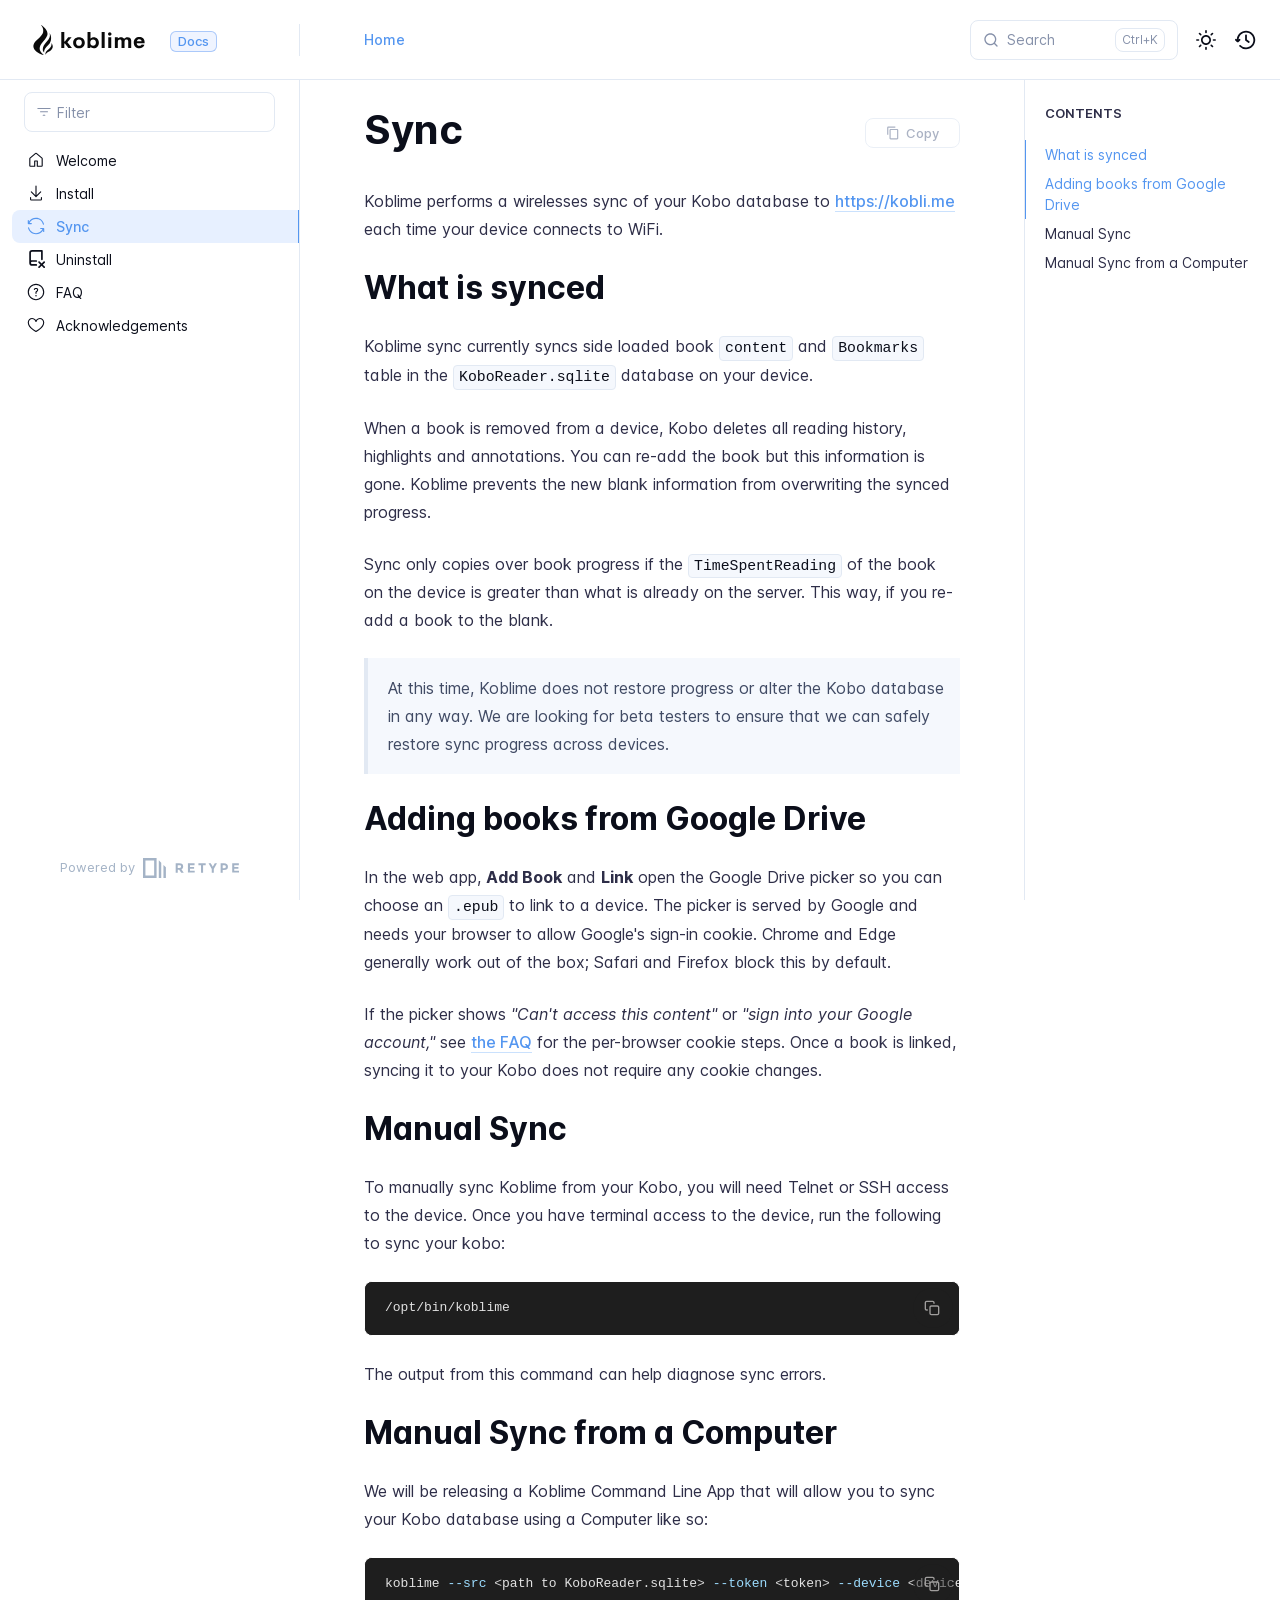
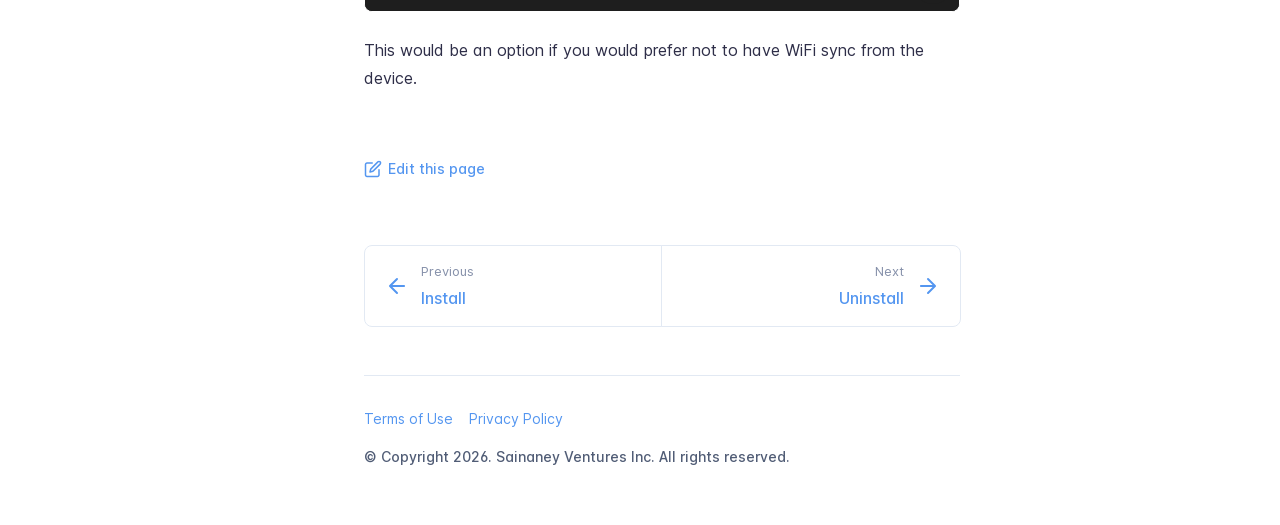
<file: sync/index.html>
<!DOCTYPE html>
<html lang="en" class="h-full">
<head>
    <script async src="https://www.googletagmanager.com/gtag/js?id=G-G8J28RPLSC"></script>
    <script data-cfasync="false">window.dataLayer = window.dataLayer || [];function gtag(){dataLayer.push(arguments);}gtag('js', new Date());gtag('config', 'G-G8J28RPLSC');</script>

    <meta charset="UTF-8">
    <meta name="viewport" content="width=device-width,initial-scale=1">
    <meta name="color-scheme" content="light dark">
    <meta name="turbo-cache-control" content="no-cache" data-turbo-track="reload" data-track-token="4.6.0.833823942968">

    <!-- See retype.com -->
    <meta name="generator" content="Retype 4.6.0">

    <!-- Primary Meta Tags -->
    <title>Sync</title>
    <meta name="title" content="Sync">
    <meta name="description" content="Koblime performs a wirelesses sync of your Kobo database to https://kobli.me each time your device connects to WiFi.">

    <!-- Canonical -->
    <link rel="canonical" href="https://docs.kobli.me/sync/">
    <link rel="sitemap" type="application/xml" title="Sitemap" href="https://docs.kobli.me/sitemap.xml">

    <!-- Open Graph -->
    <meta property="og:type" content="website">
    <meta property="og:url" content="https://docs.kobli.me/sync/">
    <meta property="og:title" content="Sync">
    <meta property="og:description" content="Koblime performs a wirelesses sync of your Kobo database to https://kobli.me each time your device connects to WiFi.">
    <meta property="og:site_name" content="">
    <meta property="og:locale" content="en_US">

    <!-- Twitter -->
    <meta name="twitter:card" content="summary_large_image">
    <meta name="twitter:url" content="https://docs.kobli.me/sync/">
    <meta name="twitter:title" content="Sync">
    <meta name="twitter:description" content="Koblime performs a wirelesses sync of your Kobo database to https://kobli.me each time your device connects to WiFi.">

    <!-- Alternate Markdown -->
    <link rel="alternate" type="text/markdown" href="https://docs.kobli.me/sync.md">

    <script data-cfasync="false">(function(){var cl=document.documentElement.classList,ls=localStorage.getItem("retype_scheme"),hd=cl.contains("dark"),hl=cl.contains("light"),wm=window.matchMedia&&window.matchMedia("(prefers-color-scheme: dark)").matches;if(ls==="dark"||(!ls&&wm&&!hd&&!hl)){cl.remove("light");cl.add("dark")}else if(ls==="light"||(!ls&&!wm&&!hd&&!hl)){cl.remove("dark");cl.add("light")}})();</script>

    <link id="retype-favicon" rel="icon" href="../assets/favicon.ico" />
    <link href="../resources/css/retype.css?v=4.6.0.833823942968" rel="stylesheet">

    <script data-cfasync="false" src="../resources/js/config.js?v=4.6.0.833823942968" data-turbo-eval="false" defer></script>
    <script data-cfasync="false" src="../resources/js/retype.js?v=4.6.0" data-turbo-eval="false" defer></script>
    <script id="lunr-js" data-cfasync="false" src="../resources/js/lunr.js?v=4.6.0.833823942968" data-turbo-eval="false" defer></script>
    <script id="prism-js" data-cfasync="false" src="../resources/js/prism.js?v=4.6.0.833823942968" defer></script>
</head>
<body>
    <div id="retype-app" class="relative text-base antialiased text-base-text bg-base-bg font-body">
    <div class="absolute bottom-0 left-0" style="top: 5rem; right: 50%"></div>

    <header id="retype-header" class="sticky top-0 z-30 flex w-full h-16 bg-header-bg border-b border-header-border md:h-20">
        <div class="container relative flex items-center justify-between pr-6 grow md:justify-start">
            <!-- Mobile menu button skeleton -->
            <button v-cloak class="skeleton retype-mobile-menu-button flex items-center justify-center shrink-0 overflow-hidden dark:text-white focus:outline-hidden rounded-full w-10 h-10 ml-3.5 md:hidden"><svg xmlns="http://www.w3.org/2000/svg" class="mb-px shrink-0" width="24" height="24" viewBox="0 0 24 24" role="presentation" style="margin-bottom: 0px;"><g fill="currentColor"><path d="M2 4h20v2H2zM2 11h20v2H2zM2 18h20v2H2z"></path></g></svg></button>
            <div v-cloak id="retype-sidebar-left-toggle-button"></div>
    
            <!-- Logo -->
            <div class="flex items-center justify-between h-full py-2 md:w-75">
                <div class="flex items-center px-2 md:px-6">
                    <a id="retype-branding-logo" href="https://docs.kobli.me/" class="flex items-center leading-snug text-2xl">
                        <span class="grow-0 shrink-0 overflow-hidden">
                            <svg width="130" height="30" viewBox="0 0 267 72" class="css-1j8o68f"><path d="M.5 47.288c2.884-10.3 16.58-16.217 21.833-27.02 2.541-5.228 1.353-14.881-2.986-18.747-.23-.206-1.186-2.06-.213-1.366 9.668 7.074 17.529 16.413 13.892 25.427-5.046 12.51-18.043 18.758-17.948 31.496.041 5.299 3.945 9.55 8.909 13.994l.203.929C11.3 68.322-2.858 59.285.5 47.288Zm32.53 13.987c7.488-6.734 12.06-10.826 10.126-18.625 2.351 3.607 4.534 8.611 2.67 12.51-1.668 3.486-3.328 5.914-9.402 9.312-3.22 1.8-5.64 3.75-7.661 7.012-.106-3.415.553-6.867 4.268-10.209Zm-8.31-11.594c2.863-5.268 7.044-9.038 11.095-14.442 2.876-3.836 5.51-10.206 2.757-15.406l.177-.25c4.22 4.715 4.395 12.4 3.072 18.093-2.08 8.952-9.492 12.569-13.799 19.114-1.687 2.564-2.646 5.704-2.168 8.994-4.782-3.903-3.697-11.387-1.134-16.103Z" fill="#0a0a0a" xmlns="http://www.w3.org/2000/svg" font-family="Times New Roman" font-size="16"/><path d="M83.943 55.159 75.72 44.426h-1.491v10.733H67v-38.16h7.229v22.459h1.342l8.025-9.838h8.098l-10.06 11.85 11.004 13.689h-8.695zm25.471.496c-8.123 0-13.986-4.943-13.986-13.29 0-8.298 5.813-13.24 13.986-13.24 8.224 0 14.012 4.942 14.012 13.24 0 8.347-5.813 13.291-14.012 13.291zm-.075-5.688c4.15 0 6.982-3.031 6.982-7.603s-2.833-7.601-6.982-7.601c-3.999 0-6.806 3.03-6.806 7.601s2.807 7.603 6.806 7.603zm35.633-20.844c6.707 0 12.272 4.968 12.272 13.316s-5.565 13.316-12.272 13.316c-3.527 0-6.608-1.415-8.049-3.925l-.175 3.329h-6.783v-38.16h7.155v15.726c1.491-2.31 4.473-3.602 7.85-3.602zm-1.666 20.695c3.8 0 6.782-2.807 6.782-7.379 0-4.596-2.981-7.403-6.782-7.403-3.777 0-6.758 2.93-6.758 7.403s2.957 7.378 6.758 7.378zm20.552 5.34V17h7.229v38.159h-7.229zm19.509-29.364c-2.262 0-4.15-1.838-4.15-4.124 0-2.26 1.888-4.1 4.15-4.1 2.21 0 4.098 1.839 4.098 4.1 0 2.286-1.888 4.124-4.098 4.124zm-3.653 29.365V29.62h7.205v25.54h-7.205zm46.09-26.036c5.465 0 8.993 2.783 8.993 8.025v18.01h-7.154V39.184c0-3.006-1.89-4.322-4.025-4.322-2.56 0-4.82 1.466-4.82 5.889v14.408h-7.23v-15.9c0-3.055-1.837-4.397-4.099-4.397-2.484 0-4.795 1.465-4.795 6.26V55.16h-7.13V29.62h7.131v3.006c1.69-2.26 4.274-3.503 7.403-3.503 3.701 0 6.484 1.342 7.825 3.826 1.79-2.56 4.522-3.826 7.9-3.826zm41.197 12.894-.075 1.714h-18.93c.297 4.249 3.128 6.285 6.534 6.285 2.557 0 4.546-1.192 5.515-3.453l6.558.97c-1.69 5.167-6.285 8.123-12.024 8.123-8.249 0-13.64-4.869-13.64-13.267s5.54-13.317 13.416-13.317c7.229 0 12.62 4 12.645 12.945zm-12.595-7.875c-3.255 0-5.515 1.515-6.21 4.919h11.725c-.372-3.254-2.584-4.919-5.515-4.919z" fill="#0a0a0a"/></svg>
                        </span>
                    </a><span id="retype-branding-label" class="inline-flex mt-1 px-2 py-1 ml-4 text-xs font-medium leading-none items-center rounded-md bg-branding-label-bg text-branding-label-text ring-1 ring-branding-label-border ring-inset md:inline-block">Docs</span>
                </div>
    
                <span class="hidden h-8 border-r md:inline-block border-base-border"></span>
            </div>
    
            <div class="flex justify-between md:grow">
                <!-- Top Nav -->
                <nav id="retype-header-nav" class="hidden md:flex">
                    <ul class="flex flex-col mb-4 md:pl-16 md:mb-0 md:flex-row md:items-center">
                        <li class="mr-6">
                            <a class="py-2 md:mb-0 inline-flex items-center text-sm whitespace-nowrap transition-colors duration-200 ease-linear md:text-header-text font-header-text hover:text-header-text-hover" href="https://kobli.me">Home</a>
                        </li>
    
                    </ul>
                </nav>
    
                <div v-cloak class="flex justify-end grow">
                    <div id="retype-mobile-search-button"></div>
                    <doc-search-desktop></doc-search-desktop>
    
                    <doc-theme-switch class="lg:ml-2"></doc-theme-switch>
                    <doc-history></doc-history>
                </div>
            </div>
        </div>
    </header>


    <div id="retype-container" class="container relative flex bg-white">
        <!-- Sidebar Skeleton -->
        <div v-cloak class="fixed flex flex-col shrink-0 duration-300 ease-in-out bg-sidebar-left-bg border-sidebar-left-border sidebar top-20 w-75 border-r h-screen md:sticky transition-transform skeleton">
        
            <div class="flex items-center h-16 px-6">
                <input id="retype-filter-input-mock" class="w-full h-10 pl-8 px-3 py-2 transition-colors duration-200 ease-linear bg-filter-bg border border-filter-border rounded-lg shadow-none md:text-sm hover:border-filter-border-hover focus:outline-hidden focus:border-filter-border-focus placeholder-filter-placeholder" type="text">
            </div>
        
            <div class="pl-6 mt-1 mb-4">
                <div class="w-32 h-3 mb-4 bg-skeleton-bg rounded-full loading"></div>
                <div class="w-48 h-3 mb-4 bg-skeleton-bg rounded-full loading"></div>
                <div class="w-40 h-3 mb-4 bg-skeleton-bg rounded-full loading"></div>
                <div class="w-32 h-3 mb-4 bg-skeleton-bg rounded-full loading"></div>
                <div class="w-48 h-3 mb-4 bg-skeleton-bg rounded-full loading"></div>
                <div class="w-40 h-3 mb-4 bg-skeleton-bg rounded-full loading"></div>
            </div>
        
            <div class="shrink-0 mt-auto bg-transparent dark:border-base-border">
                <a class="flex items-center justify-center flex-nowrap h-16 text-gray-350 dark:text-dark-400 hover:text-gray-600 dark:hover:text-dark-300 transition-colors duration-150 ease-in docs-powered-by" target="_blank" href="https://retype.com/" rel="noopener">
                    <span class="text-xs whitespace-nowrap">Powered by</span>
                    <svg xmlns="http://www.w3.org/2000/svg" class="ml-2" fill="currentColor" width="96" height="20" overflow="visible"><path d="M0 0v20h13.59V0H0zm11.15 17.54H2.44V2.46h8.71v15.08zM15.8 20h2.44V4.67L15.8 2.22zM20.45 6.89V20h2.44V9.34z"/><g><path d="M40.16 8.44c0 1.49-.59 2.45-1.75 2.88l2.34 3.32h-2.53l-2.04-2.96h-1.43v2.96h-2.06V5.36h3.5c1.43 0 2.46.24 3.07.73s.9 1.27.9 2.35zm-2.48 1.1c.26-.23.38-.59.38-1.09 0-.5-.13-.84-.4-1.03s-.73-.28-1.39-.28h-1.54v2.75h1.5c.72 0 1.2-.12 1.45-.35zM51.56 5.36V7.2h-4.59v1.91h4.13v1.76h-4.13v1.92h4.74v1.83h-6.79V5.36h6.64zM60.09 7.15v7.48h-2.06V7.15h-2.61V5.36h7.28v1.79h-2.61zM70.81 14.64h-2.06v-3.66l-3.19-5.61h2.23l1.99 3.45 1.99-3.45H74l-3.19 5.61v3.66zM83.99 6.19c.65.55.97 1.4.97 2.55s-.33 1.98-1 2.51-1.68.8-3.04.8h-1.23v2.59h-2.06V5.36h3.26c1.42 0 2.45.28 3.1.83zm-1.51 3.65c.25-.28.37-.69.37-1.22s-.16-.92-.48-1.14c-.32-.23-.82-.34-1.5-.34H79.7v3.12h1.38c.68 0 1.15-.14 1.4-.42zM95.85 5.36V7.2h-4.59v1.91h4.13v1.76h-4.13v1.92H96v1.83h-6.79V5.36h6.64z"/></g></svg>
                </a>
            </div>
        </div>
        
        <!-- Sidebar component -->
        <doc-sidebar v-cloak>
            <template #sidebar-footer>
                <div class="shrink-0 mt-auto border-t md:bg-transparent md:border-none dark:border-base-border">
        
                    <div class="py-3 px-6 md:hidden border-b dark:border-base-border">
                        <nav>
                            <ul class="flex flex-wrap justify-center items-center">
                                <li class="mr-6">
                                    <a class="block py-1 inline-flex items-center text-sm whitespace-nowrap transition-colors duration-200 ease-linear md:text-header-text font-header-text hover:text-header-text-hover" href="https://kobli.me">Home</a>
                                </li>
        
                            </ul>
                        </nav>
                    </div>
        
                    <a class="flex items-center justify-center flex-nowrap h-16 text-gray-350 dark:text-dark-400 hover:text-gray-600 dark:hover:text-dark-300 transition-colors duration-150 ease-in docs-powered-by" target="_blank" href="https://retype.com/" rel="noopener">
                        <span class="text-xs whitespace-nowrap">Powered by</span>
                        <svg xmlns="http://www.w3.org/2000/svg" class="ml-2" fill="currentColor" width="96" height="20" overflow="visible"><path d="M0 0v20h13.59V0H0zm11.15 17.54H2.44V2.46h8.71v15.08zM15.8 20h2.44V4.67L15.8 2.22zM20.45 6.89V20h2.44V9.34z"/><g><path d="M40.16 8.44c0 1.49-.59 2.45-1.75 2.88l2.34 3.32h-2.53l-2.04-2.96h-1.43v2.96h-2.06V5.36h3.5c1.43 0 2.46.24 3.07.73s.9 1.27.9 2.35zm-2.48 1.1c.26-.23.38-.59.38-1.09 0-.5-.13-.84-.4-1.03s-.73-.28-1.39-.28h-1.54v2.75h1.5c.72 0 1.2-.12 1.45-.35zM51.56 5.36V7.2h-4.59v1.91h4.13v1.76h-4.13v1.92h4.74v1.83h-6.79V5.36h6.64zM60.09 7.15v7.48h-2.06V7.15h-2.61V5.36h7.28v1.79h-2.61zM70.81 14.64h-2.06v-3.66l-3.19-5.61h2.23l1.99 3.45 1.99-3.45H74l-3.19 5.61v3.66zM83.99 6.19c.65.55.97 1.4.97 2.55s-.33 1.98-1 2.51-1.68.8-3.04.8h-1.23v2.59h-2.06V5.36h3.26c1.42 0 2.45.28 3.1.83zm-1.51 3.65c.25-.28.37-.69.37-1.22s-.16-.92-.48-1.14c-.32-.23-.82-.34-1.5-.34H79.7v3.12h1.38c.68 0 1.15-.14 1.4-.42zM95.85 5.36V7.2h-4.59v1.91h4.13v1.76h-4.13v1.92H96v1.83h-6.79V5.36h6.64z"/></g></svg>
                    </a>
                </div>
            </template>
        </doc-sidebar>

        <div class="grow min-w-0 bg-body-bg">
            <!-- Render "toolbar" template here on api pages --><!-- Render page content -->
<div class="flex">
    <div id="retype-main" class="min-w-0 p-4 grow md:px-16">
        <main class="relative pb-12 lg:pt-2">
            <div class="relative retype-markdown" id="retype-content">
                <!-- Rendered if sidebar right is enabled -->
                <div id="retype-sidebar-right-toggle"></div>
                <doc-page-actions></doc-page-actions>

                <!-- Page content  -->
<h1 id="sync">Sync</h1>
<p>Koblime performs a wirelesses sync of your Kobo database to <a href="https://kobli.me">https://kobli.me</a> each time your device connects to WiFi.</p>
<h2 id="what-is-synced">What is synced</h2>
<p>Koblime sync currently syncs side loaded book <code translate="no" v-pre>content</code> and <code translate="no" v-pre>Bookmarks</code> table in the <code translate="no" v-pre>KoboReader.sqlite</code> database on your device.</p>
<p>When a book is removed from a device, Kobo deletes all reading history, highlights and annotations. You can re-add the book but this information is gone. Koblime prevents the new blank information from overwriting the synced progress.</p>
<p>Sync only copies over book progress if the <code translate="no" v-pre>TimeSpentReading</code> of the book on the device is greater than what is already on the server. This way, if you re-add a book to the blank.</p>
<blockquote>
<p>At this time, Koblime does not restore progress or alter the Kobo database in any way. We are looking for beta testers to ensure that we can safely restore sync progress across devices.</p>
</blockquote>
<h2 id="adding-books-from-google-drive">Adding books from Google Drive</h2>
<p>In the web app, <strong>Add Book</strong> and <strong>Link</strong> open the Google Drive picker so you can
choose an <code translate="no" v-pre>.epub</code> to link to a device. The picker is served by Google and needs
your browser to allow Google&#x27;s sign-in cookie. Chrome and Edge generally work out
of the box; Safari and Firefox block this by default.</p>
<p>If the picker shows <em>&quot;Can&#x27;t access this content&quot;</em> or <em>&quot;sign into your Google
account,&quot;</em> see <a href="../faq/#google-drive-picker-wont-open">the FAQ</a> for the per-browser
cookie steps. Once a book is linked, syncing it to your Kobo does not require any
cookie changes.</p>
<h2 id="manual-sync">Manual Sync</h2>
<p>To manually sync Koblime from your Kobo, you will need Telnet or SSH access to the device. Once you have terminal access to the device, run the following to sync your kobo:</p>
<div id="manual-sync-code-1" class="codeblock-wrapper"><doc-codeblock>
<pre translate="no" class="language-bash"><code v-pre class="language-bash">/opt/bin/koblime</code></pre>
</doc-codeblock></div>
<p>The output from this command can help diagnose sync errors.</p>
<h2 id="manual-sync-from-a-computer">Manual Sync from a Computer</h2>
<p>We will be releasing a Koblime Command Line App that will allow you to sync your Kobo database using a Computer like so:</p>
<div id="manual-sync-from-a-computer-code-1" class="codeblock-wrapper"><doc-codeblock>
<pre translate="no" class="language-bash"><code v-pre class="language-bash">koblime --src &lt;path to KoboReader.sqlite&gt; --token &lt;token&gt; --device &lt;deviceID&gt;</code></pre>
</doc-codeblock></div>
<p>This would be an option if you would prefer not to have WiFi sync from the device.</p>

                
                <!-- Required only on API pages -->
                <doc-toolbar-member-filter-no-results></doc-toolbar-member-filter-no-results>
            </div>
            <footer id="retype-content-footer" class="clear-both">
                <div class="flex flex-wrap items-center gap-x-4 gap-y-2 mt-14">
                    <a id="retype-edit-this-page" class="my-2.5 inline-flex items-center text-sm whitespace-nowrap text-body-link font-body-link hover:text-body-link-hover hover:underline" href="https://github.com/koblime/docs/blob/main/content/sync.md" target="_blank" rel="noopener">
                        <svg class="mr-1.5" xmlns="http://www.w3.org/2000/svg" width="18" height="18" viewBox="0 0 24 24" fill="currentColor" overflow="visible"><path d="M20 12c-.55 0-1 .45-1 1v7c0 .55-.45 1-1 1H4c-.55 0-1-.45-1-1V6c0-.55.45-1 1-1h7c.55 0 1-.45 1-1s-.45-1-1-1H4C2.35 3 1 4.35 1 6v14c0 1.65 1.35 3 3 3h14c1.65 0 3-1.35 3-3v-7c0-.55-.45-1-1-1z" /><path d="M22.21 1.79c-1.18-1.18-3.24-1.18-4.41 0l-9.5 9.5c-.13.13-.22.29-.26.46l-1 4c-.08.34.01.7.26.95.18.2.44.3.7.3.08 0 .16-.01.24-.03l4-1c.18-.04.34-.13.46-.26l9.5-9.5c1.22-1.22 1.22-3.2.01-4.42zm-1.42 3l-9.3 9.3-2.11.53.53-2.11 9.3-9.3c.42-.42 1.16-.42 1.59 0 .43.43.43 1.15-.01 1.58z" /><path fill="none" d="M0 0h24v24H0z" /></svg>
                        <span>Edit this page</span>
                    </a>
                </div>
            
                <nav id="retype-nextprev" class="print:hidden flex mt-14">
                    <div class="w-1/2">
                        <a class="px-5 py-4 h-full flex items-center break-normal font-medium text-body-link border border-base-border hover:border-base-border-hover rounded-l-lg transition-colors duration-150 relative hover:z-5" href="../install/">
                            <svg xmlns="http://www.w3.org/2000/svg" class="mr-3" width="24" height="24" viewBox="0 0 24 24" fill="currentColor" overflow="visible"><path d="M19 11H7.41l5.29-5.29a.996.996 0 10-1.41-1.41l-7 7a1 1 0 000 1.42l7 7a1.024 1.024 0 001.42-.01.996.996 0 000-1.41L7.41 13H19c.55 0 1-.45 1-1s-.45-1-1-1z" /><path fill="none" d="M0 0h24v24H0z" /></svg>
                            <span>
                                <span class="block text-xs font-normal text-base-text-muted">Previous</span>
                                <span class="block mt-1">Install</span>
                            </span>
                        </a>
                    </div>
            
                    <div class="w-1/2">
                        <a class="px-5 py-4 -mx-px h-full flex items-center justify-end break-normal font-medium text-body-link border border-base-border hover:border-base-border-hover rounded-r-lg transition-colors duration-150 relative hover:z-5" href="../uninstall/">
                            <span>
                                <span class="block text-xs font-normal text-right text-base-text-muted">Next</span>
                                <span class="block mt-1">Uninstall</span>
                            </span>
                            <svg xmlns="http://www.w3.org/2000/svg" class="ml-3" width="24" height="24" viewBox="0 0 24 24" fill="currentColor" overflow="visible"><path d="M19.92 12.38a1 1 0 00-.22-1.09l-7-7a.996.996 0 10-1.41 1.41l5.3 5.3H5c-.55 0-1 .45-1 1s.45 1 1 1h11.59l-5.29 5.29a.996.996 0 000 1.41c.19.2.44.3.7.3s.51-.1.71-.29l7-7c.09-.09.16-.21.21-.33z" /><path fill="none" d="M0 0h24v24H0z" /></svg>
                        </a>
                    </div>
                </nav>
            </footer>
        </main>

        <div id="retype-page-footer" class="print:border-none border-t border-base-border pt-6 mb-8">
            <footer class="flex flex-wrap items-center justify-between print:justify-center">
                <div id="retype-footer-links" class="print:hidden">
                    <ul class="flex flex-wrap items-center text-sm">
                        <li>
                            <a class="block mr-4 py-2 text-sm whitespace-nowrap transition-colors duration-200 ease-linear text-footer-link hover:text-footer-link-hover md:mb-0" href="https://kobli.me/terms">Terms of Use</a>
                        </li>
                        <li>
                            <a class="block mr-4 py-2 text-sm whitespace-nowrap transition-colors duration-200 ease-linear text-footer-link hover:text-footer-link-hover md:mb-0" href="https://kobli.me/privacy">Privacy Policy</a>
                        </li>
                    </ul>
                </div>
                <div id="retype-copyright" class="print:justify-center py-2 text-footer-text font-footer-link text-sm leading-relaxed"><p>© Copyright  2026. Sainaney Ventures Inc. All rights reserved.</p></div>
            </footer>
        </div>
    </div>

    <!-- Rendered if sidebar right is enabled -->
    <!-- Sidebar right skeleton-->
    <div v-cloak class="fixed top-0 bottom-0 right-0 translate-x-full bg-sidebar-right-bg border-sidebar-right-border lg:sticky lg:border-l lg:shrink-0 lg:pt-6 lg:translate-x-0 sm:w-1/2 lg:w-64 lg:z-0 md:w-104 sidebar-right skeleton">
        <div class="pl-5">
            <div class="w-32 h-3 mb-4 bg-skeleton-bg rounded-full loading"></div>
            <div class="w-48 h-3 mb-4 bg-skeleton-bg rounded-full loading"></div>
            <div class="w-40 h-3 mb-4 bg-skeleton-bg rounded-full loading"></div>
        </div>
    </div>

    <!-- User should be able to hide sidebar right -->
    <doc-sidebar-right v-cloak></doc-sidebar-right>
</div>

        </div>
    </div>

    <doc-search-mobile></doc-search-mobile>
    <doc-back-to-top></doc-back-to-top>
</div>


    <div id="retype-overlay-target"></div>

        <script data-cfasync="false">window.__DOCS__ = { "title": "Sync", level: 1, icon: "file", hasPrism: true, hasInstagram: false, hasMermaid: false, hasMath: false, tocDepth: 23, "md": "/sync.md" }</script>
</body>
</html>
</file>
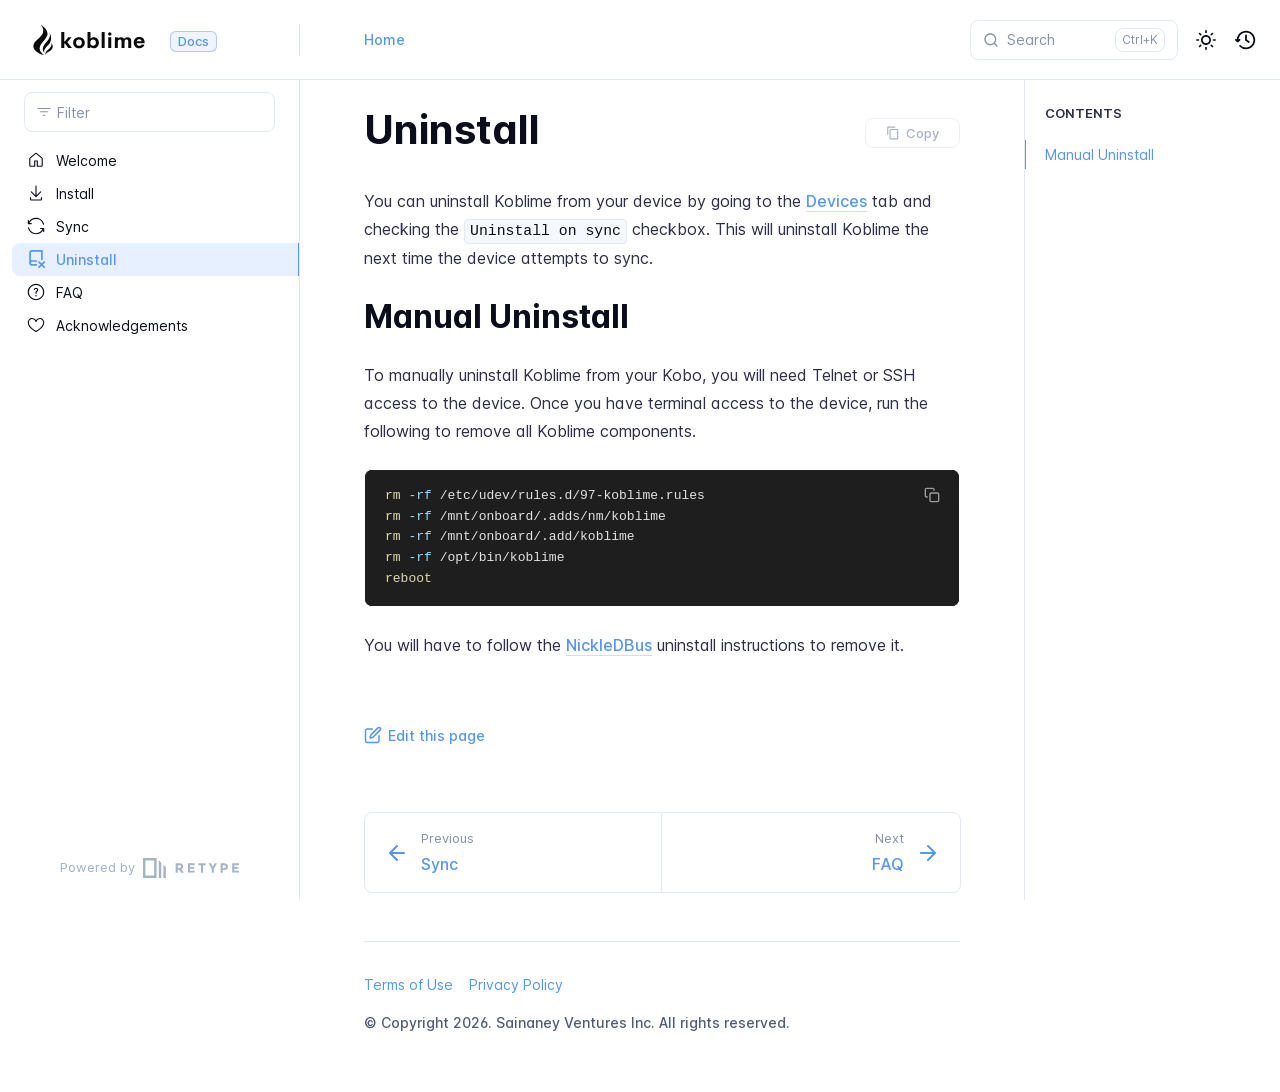
<file: uninstall/index.html>
<!DOCTYPE html>
<html lang="en" class="h-full">
<head>
    <script async src="https://www.googletagmanager.com/gtag/js?id=G-G8J28RPLSC"></script>
    <script data-cfasync="false">window.dataLayer = window.dataLayer || [];function gtag(){dataLayer.push(arguments);}gtag('js', new Date());gtag('config', 'G-G8J28RPLSC');</script>

    <meta charset="UTF-8">
    <meta name="viewport" content="width=device-width,initial-scale=1">
    <meta name="color-scheme" content="light dark">
    <meta name="turbo-cache-control" content="no-cache" data-turbo-track="reload" data-track-token="4.6.0.833823942968">

    <!-- See retype.com -->
    <meta name="generator" content="Retype 4.6.0">

    <!-- Primary Meta Tags -->
    <title>Uninstall</title>
    <meta name="title" content="Uninstall">
    <meta name="description" content="You can uninstall Koblime from your device by going to the Devices tab and checking the Uninstall on sync checkbox. This will uninstall Koblime the next time the device attempts to sync.">

    <!-- Canonical -->
    <link rel="canonical" href="https://docs.kobli.me/uninstall/">
    <link rel="sitemap" type="application/xml" title="Sitemap" href="https://docs.kobli.me/sitemap.xml">

    <!-- Open Graph -->
    <meta property="og:type" content="website">
    <meta property="og:url" content="https://docs.kobli.me/uninstall/">
    <meta property="og:title" content="Uninstall">
    <meta property="og:description" content="You can uninstall Koblime from your device by going to the Devices tab and checking the Uninstall on sync checkbox. This will uninstall Koblime the next time the device attempts to sync.">
    <meta property="og:site_name" content="">
    <meta property="og:locale" content="en_US">

    <!-- Twitter -->
    <meta name="twitter:card" content="summary_large_image">
    <meta name="twitter:url" content="https://docs.kobli.me/uninstall/">
    <meta name="twitter:title" content="Uninstall">
    <meta name="twitter:description" content="You can uninstall Koblime from your device by going to the Devices tab and checking the Uninstall on sync checkbox. This will uninstall Koblime the next time the device attempts to sync.">

    <!-- Alternate Markdown -->
    <link rel="alternate" type="text/markdown" href="https://docs.kobli.me/uninstall.md">

    <script data-cfasync="false">(function(){var cl=document.documentElement.classList,ls=localStorage.getItem("retype_scheme"),hd=cl.contains("dark"),hl=cl.contains("light"),wm=window.matchMedia&&window.matchMedia("(prefers-color-scheme: dark)").matches;if(ls==="dark"||(!ls&&wm&&!hd&&!hl)){cl.remove("light");cl.add("dark")}else if(ls==="light"||(!ls&&!wm&&!hd&&!hl)){cl.remove("dark");cl.add("light")}})();</script>

    <link id="retype-favicon" rel="icon" href="../assets/favicon.ico" />
    <link href="../resources/css/retype.css?v=4.6.0.833823942968" rel="stylesheet">

    <script data-cfasync="false" src="../resources/js/config.js?v=4.6.0.833823942968" data-turbo-eval="false" defer></script>
    <script data-cfasync="false" src="../resources/js/retype.js?v=4.6.0" data-turbo-eval="false" defer></script>
    <script id="lunr-js" data-cfasync="false" src="../resources/js/lunr.js?v=4.6.0.833823942968" data-turbo-eval="false" defer></script>
    <script id="prism-js" data-cfasync="false" src="../resources/js/prism.js?v=4.6.0.833823942968" defer></script>
</head>
<body>
    <div id="retype-app" class="relative text-base antialiased text-base-text bg-base-bg font-body">
    <div class="absolute bottom-0 left-0" style="top: 5rem; right: 50%"></div>

    <header id="retype-header" class="sticky top-0 z-30 flex w-full h-16 bg-header-bg border-b border-header-border md:h-20">
        <div class="container relative flex items-center justify-between pr-6 grow md:justify-start">
            <!-- Mobile menu button skeleton -->
            <button v-cloak class="skeleton retype-mobile-menu-button flex items-center justify-center shrink-0 overflow-hidden dark:text-white focus:outline-hidden rounded-full w-10 h-10 ml-3.5 md:hidden"><svg xmlns="http://www.w3.org/2000/svg" class="mb-px shrink-0" width="24" height="24" viewBox="0 0 24 24" role="presentation" style="margin-bottom: 0px;"><g fill="currentColor"><path d="M2 4h20v2H2zM2 11h20v2H2zM2 18h20v2H2z"></path></g></svg></button>
            <div v-cloak id="retype-sidebar-left-toggle-button"></div>
    
            <!-- Logo -->
            <div class="flex items-center justify-between h-full py-2 md:w-75">
                <div class="flex items-center px-2 md:px-6">
                    <a id="retype-branding-logo" href="https://docs.kobli.me/" class="flex items-center leading-snug text-2xl">
                        <span class="grow-0 shrink-0 overflow-hidden">
                            <svg width="130" height="30" viewBox="0 0 267 72" class="css-1j8o68f"><path d="M.5 47.288c2.884-10.3 16.58-16.217 21.833-27.02 2.541-5.228 1.353-14.881-2.986-18.747-.23-.206-1.186-2.06-.213-1.366 9.668 7.074 17.529 16.413 13.892 25.427-5.046 12.51-18.043 18.758-17.948 31.496.041 5.299 3.945 9.55 8.909 13.994l.203.929C11.3 68.322-2.858 59.285.5 47.288Zm32.53 13.987c7.488-6.734 12.06-10.826 10.126-18.625 2.351 3.607 4.534 8.611 2.67 12.51-1.668 3.486-3.328 5.914-9.402 9.312-3.22 1.8-5.64 3.75-7.661 7.012-.106-3.415.553-6.867 4.268-10.209Zm-8.31-11.594c2.863-5.268 7.044-9.038 11.095-14.442 2.876-3.836 5.51-10.206 2.757-15.406l.177-.25c4.22 4.715 4.395 12.4 3.072 18.093-2.08 8.952-9.492 12.569-13.799 19.114-1.687 2.564-2.646 5.704-2.168 8.994-4.782-3.903-3.697-11.387-1.134-16.103Z" fill="#0a0a0a" xmlns="http://www.w3.org/2000/svg" font-family="Times New Roman" font-size="16"/><path d="M83.943 55.159 75.72 44.426h-1.491v10.733H67v-38.16h7.229v22.459h1.342l8.025-9.838h8.098l-10.06 11.85 11.004 13.689h-8.695zm25.471.496c-8.123 0-13.986-4.943-13.986-13.29 0-8.298 5.813-13.24 13.986-13.24 8.224 0 14.012 4.942 14.012 13.24 0 8.347-5.813 13.291-14.012 13.291zm-.075-5.688c4.15 0 6.982-3.031 6.982-7.603s-2.833-7.601-6.982-7.601c-3.999 0-6.806 3.03-6.806 7.601s2.807 7.603 6.806 7.603zm35.633-20.844c6.707 0 12.272 4.968 12.272 13.316s-5.565 13.316-12.272 13.316c-3.527 0-6.608-1.415-8.049-3.925l-.175 3.329h-6.783v-38.16h7.155v15.726c1.491-2.31 4.473-3.602 7.85-3.602zm-1.666 20.695c3.8 0 6.782-2.807 6.782-7.379 0-4.596-2.981-7.403-6.782-7.403-3.777 0-6.758 2.93-6.758 7.403s2.957 7.378 6.758 7.378zm20.552 5.34V17h7.229v38.159h-7.229zm19.509-29.364c-2.262 0-4.15-1.838-4.15-4.124 0-2.26 1.888-4.1 4.15-4.1 2.21 0 4.098 1.839 4.098 4.1 0 2.286-1.888 4.124-4.098 4.124zm-3.653 29.365V29.62h7.205v25.54h-7.205zm46.09-26.036c5.465 0 8.993 2.783 8.993 8.025v18.01h-7.154V39.184c0-3.006-1.89-4.322-4.025-4.322-2.56 0-4.82 1.466-4.82 5.889v14.408h-7.23v-15.9c0-3.055-1.837-4.397-4.099-4.397-2.484 0-4.795 1.465-4.795 6.26V55.16h-7.13V29.62h7.131v3.006c1.69-2.26 4.274-3.503 7.403-3.503 3.701 0 6.484 1.342 7.825 3.826 1.79-2.56 4.522-3.826 7.9-3.826zm41.197 12.894-.075 1.714h-18.93c.297 4.249 3.128 6.285 6.534 6.285 2.557 0 4.546-1.192 5.515-3.453l6.558.97c-1.69 5.167-6.285 8.123-12.024 8.123-8.249 0-13.64-4.869-13.64-13.267s5.54-13.317 13.416-13.317c7.229 0 12.62 4 12.645 12.945zm-12.595-7.875c-3.255 0-5.515 1.515-6.21 4.919h11.725c-.372-3.254-2.584-4.919-5.515-4.919z" fill="#0a0a0a"/></svg>
                        </span>
                    </a><span id="retype-branding-label" class="inline-flex mt-1 px-2 py-1 ml-4 text-xs font-medium leading-none items-center rounded-md bg-branding-label-bg text-branding-label-text ring-1 ring-branding-label-border ring-inset md:inline-block">Docs</span>
                </div>
    
                <span class="hidden h-8 border-r md:inline-block border-base-border"></span>
            </div>
    
            <div class="flex justify-between md:grow">
                <!-- Top Nav -->
                <nav id="retype-header-nav" class="hidden md:flex">
                    <ul class="flex flex-col mb-4 md:pl-16 md:mb-0 md:flex-row md:items-center">
                        <li class="mr-6">
                            <a class="py-2 md:mb-0 inline-flex items-center text-sm whitespace-nowrap transition-colors duration-200 ease-linear md:text-header-text font-header-text hover:text-header-text-hover" href="https://kobli.me">Home</a>
                        </li>
    
                    </ul>
                </nav>
    
                <div v-cloak class="flex justify-end grow">
                    <div id="retype-mobile-search-button"></div>
                    <doc-search-desktop></doc-search-desktop>
    
                    <doc-theme-switch class="lg:ml-2"></doc-theme-switch>
                    <doc-history></doc-history>
                </div>
            </div>
        </div>
    </header>


    <div id="retype-container" class="container relative flex bg-white">
        <!-- Sidebar Skeleton -->
        <div v-cloak class="fixed flex flex-col shrink-0 duration-300 ease-in-out bg-sidebar-left-bg border-sidebar-left-border sidebar top-20 w-75 border-r h-screen md:sticky transition-transform skeleton">
        
            <div class="flex items-center h-16 px-6">
                <input id="retype-filter-input-mock" class="w-full h-10 pl-8 px-3 py-2 transition-colors duration-200 ease-linear bg-filter-bg border border-filter-border rounded-lg shadow-none md:text-sm hover:border-filter-border-hover focus:outline-hidden focus:border-filter-border-focus placeholder-filter-placeholder" type="text">
            </div>
        
            <div class="pl-6 mt-1 mb-4">
                <div class="w-32 h-3 mb-4 bg-skeleton-bg rounded-full loading"></div>
                <div class="w-48 h-3 mb-4 bg-skeleton-bg rounded-full loading"></div>
                <div class="w-40 h-3 mb-4 bg-skeleton-bg rounded-full loading"></div>
                <div class="w-32 h-3 mb-4 bg-skeleton-bg rounded-full loading"></div>
                <div class="w-48 h-3 mb-4 bg-skeleton-bg rounded-full loading"></div>
                <div class="w-40 h-3 mb-4 bg-skeleton-bg rounded-full loading"></div>
            </div>
        
            <div class="shrink-0 mt-auto bg-transparent dark:border-base-border">
                <a class="flex items-center justify-center flex-nowrap h-16 text-gray-350 dark:text-dark-400 hover:text-gray-600 dark:hover:text-dark-300 transition-colors duration-150 ease-in docs-powered-by" target="_blank" href="https://retype.com/" rel="noopener">
                    <span class="text-xs whitespace-nowrap">Powered by</span>
                    <svg xmlns="http://www.w3.org/2000/svg" class="ml-2" fill="currentColor" width="96" height="20" overflow="visible"><path d="M0 0v20h13.59V0H0zm11.15 17.54H2.44V2.46h8.71v15.08zM15.8 20h2.44V4.67L15.8 2.22zM20.45 6.89V20h2.44V9.34z"/><g><path d="M40.16 8.44c0 1.49-.59 2.45-1.75 2.88l2.34 3.32h-2.53l-2.04-2.96h-1.43v2.96h-2.06V5.36h3.5c1.43 0 2.46.24 3.07.73s.9 1.27.9 2.35zm-2.48 1.1c.26-.23.38-.59.38-1.09 0-.5-.13-.84-.4-1.03s-.73-.28-1.39-.28h-1.54v2.75h1.5c.72 0 1.2-.12 1.45-.35zM51.56 5.36V7.2h-4.59v1.91h4.13v1.76h-4.13v1.92h4.74v1.83h-6.79V5.36h6.64zM60.09 7.15v7.48h-2.06V7.15h-2.61V5.36h7.28v1.79h-2.61zM70.81 14.64h-2.06v-3.66l-3.19-5.61h2.23l1.99 3.45 1.99-3.45H74l-3.19 5.61v3.66zM83.99 6.19c.65.55.97 1.4.97 2.55s-.33 1.98-1 2.51-1.68.8-3.04.8h-1.23v2.59h-2.06V5.36h3.26c1.42 0 2.45.28 3.1.83zm-1.51 3.65c.25-.28.37-.69.37-1.22s-.16-.92-.48-1.14c-.32-.23-.82-.34-1.5-.34H79.7v3.12h1.38c.68 0 1.15-.14 1.4-.42zM95.85 5.36V7.2h-4.59v1.91h4.13v1.76h-4.13v1.92H96v1.83h-6.79V5.36h6.64z"/></g></svg>
                </a>
            </div>
        </div>
        
        <!-- Sidebar component -->
        <doc-sidebar v-cloak>
            <template #sidebar-footer>
                <div class="shrink-0 mt-auto border-t md:bg-transparent md:border-none dark:border-base-border">
        
                    <div class="py-3 px-6 md:hidden border-b dark:border-base-border">
                        <nav>
                            <ul class="flex flex-wrap justify-center items-center">
                                <li class="mr-6">
                                    <a class="block py-1 inline-flex items-center text-sm whitespace-nowrap transition-colors duration-200 ease-linear md:text-header-text font-header-text hover:text-header-text-hover" href="https://kobli.me">Home</a>
                                </li>
        
                            </ul>
                        </nav>
                    </div>
        
                    <a class="flex items-center justify-center flex-nowrap h-16 text-gray-350 dark:text-dark-400 hover:text-gray-600 dark:hover:text-dark-300 transition-colors duration-150 ease-in docs-powered-by" target="_blank" href="https://retype.com/" rel="noopener">
                        <span class="text-xs whitespace-nowrap">Powered by</span>
                        <svg xmlns="http://www.w3.org/2000/svg" class="ml-2" fill="currentColor" width="96" height="20" overflow="visible"><path d="M0 0v20h13.59V0H0zm11.15 17.54H2.44V2.46h8.71v15.08zM15.8 20h2.44V4.67L15.8 2.22zM20.45 6.89V20h2.44V9.34z"/><g><path d="M40.16 8.44c0 1.49-.59 2.45-1.75 2.88l2.34 3.32h-2.53l-2.04-2.96h-1.43v2.96h-2.06V5.36h3.5c1.43 0 2.46.24 3.07.73s.9 1.27.9 2.35zm-2.48 1.1c.26-.23.38-.59.38-1.09 0-.5-.13-.84-.4-1.03s-.73-.28-1.39-.28h-1.54v2.75h1.5c.72 0 1.2-.12 1.45-.35zM51.56 5.36V7.2h-4.59v1.91h4.13v1.76h-4.13v1.92h4.74v1.83h-6.79V5.36h6.64zM60.09 7.15v7.48h-2.06V7.15h-2.61V5.36h7.28v1.79h-2.61zM70.81 14.64h-2.06v-3.66l-3.19-5.61h2.23l1.99 3.45 1.99-3.45H74l-3.19 5.61v3.66zM83.99 6.19c.65.55.97 1.4.97 2.55s-.33 1.98-1 2.51-1.68.8-3.04.8h-1.23v2.59h-2.06V5.36h3.26c1.42 0 2.45.28 3.1.83zm-1.51 3.65c.25-.28.37-.69.37-1.22s-.16-.92-.48-1.14c-.32-.23-.82-.34-1.5-.34H79.7v3.12h1.38c.68 0 1.15-.14 1.4-.42zM95.85 5.36V7.2h-4.59v1.91h4.13v1.76h-4.13v1.92H96v1.83h-6.79V5.36h6.64z"/></g></svg>
                    </a>
                </div>
            </template>
        </doc-sidebar>

        <div class="grow min-w-0 bg-body-bg">
            <!-- Render "toolbar" template here on api pages --><!-- Render page content -->
<div class="flex">
    <div id="retype-main" class="min-w-0 p-4 grow md:px-16">
        <main class="relative pb-12 lg:pt-2">
            <div class="relative retype-markdown" id="retype-content">
                <!-- Rendered if sidebar right is enabled -->
                <div id="retype-sidebar-right-toggle"></div>
                <doc-page-actions></doc-page-actions>

                <!-- Page content  -->
<h1 id="uninstall">Uninstall</h1>
<p>You can uninstall Koblime from your device by going to the <a href="https://kobli.me/devices">Devices</a> tab and checking the <code translate="no" v-pre>Uninstall on sync</code> checkbox. This will uninstall Koblime the next time the device attempts to sync.</p>
<h2 id="manual-uninstall">Manual Uninstall</h2>
<p>To manually uninstall Koblime from your Kobo, you will need Telnet or SSH access to the device. Once you have terminal access to the device, run the following to remove all Koblime components.</p>
<div id="manual-uninstall-code-1" class="codeblock-wrapper"><doc-codeblock>
<pre translate="no" class="language-bash"><code v-pre class="language-bash">rm -rf /etc/udev/rules.d/97-koblime.rules
rm -rf /mnt/onboard/.adds/nm/koblime
rm -rf /mnt/onboard/.add/koblime
rm -rf /opt/bin/koblime
reboot</code></pre>
</doc-codeblock></div>
<p>You will have to follow the <a href="https://github.com/shermp/NickelDBus#uninstalling">NickleDBus</a> uninstall instructions to remove it.</p>

                
                <!-- Required only on API pages -->
                <doc-toolbar-member-filter-no-results></doc-toolbar-member-filter-no-results>
            </div>
            <footer id="retype-content-footer" class="clear-both">
                <div class="flex flex-wrap items-center gap-x-4 gap-y-2 mt-14">
                    <a id="retype-edit-this-page" class="my-2.5 inline-flex items-center text-sm whitespace-nowrap text-body-link font-body-link hover:text-body-link-hover hover:underline" href="https://github.com/koblime/docs/blob/main/content/uninstall.md" target="_blank" rel="noopener">
                        <svg class="mr-1.5" xmlns="http://www.w3.org/2000/svg" width="18" height="18" viewBox="0 0 24 24" fill="currentColor" overflow="visible"><path d="M20 12c-.55 0-1 .45-1 1v7c0 .55-.45 1-1 1H4c-.55 0-1-.45-1-1V6c0-.55.45-1 1-1h7c.55 0 1-.45 1-1s-.45-1-1-1H4C2.35 3 1 4.35 1 6v14c0 1.65 1.35 3 3 3h14c1.65 0 3-1.35 3-3v-7c0-.55-.45-1-1-1z" /><path d="M22.21 1.79c-1.18-1.18-3.24-1.18-4.41 0l-9.5 9.5c-.13.13-.22.29-.26.46l-1 4c-.08.34.01.7.26.95.18.2.44.3.7.3.08 0 .16-.01.24-.03l4-1c.18-.04.34-.13.46-.26l9.5-9.5c1.22-1.22 1.22-3.2.01-4.42zm-1.42 3l-9.3 9.3-2.11.53.53-2.11 9.3-9.3c.42-.42 1.16-.42 1.59 0 .43.43.43 1.15-.01 1.58z" /><path fill="none" d="M0 0h24v24H0z" /></svg>
                        <span>Edit this page</span>
                    </a>
                </div>
            
                <nav id="retype-nextprev" class="print:hidden flex mt-14">
                    <div class="w-1/2">
                        <a class="px-5 py-4 h-full flex items-center break-normal font-medium text-body-link border border-base-border hover:border-base-border-hover rounded-l-lg transition-colors duration-150 relative hover:z-5" href="../sync/">
                            <svg xmlns="http://www.w3.org/2000/svg" class="mr-3" width="24" height="24" viewBox="0 0 24 24" fill="currentColor" overflow="visible"><path d="M19 11H7.41l5.29-5.29a.996.996 0 10-1.41-1.41l-7 7a1 1 0 000 1.42l7 7a1.024 1.024 0 001.42-.01.996.996 0 000-1.41L7.41 13H19c.55 0 1-.45 1-1s-.45-1-1-1z" /><path fill="none" d="M0 0h24v24H0z" /></svg>
                            <span>
                                <span class="block text-xs font-normal text-base-text-muted">Previous</span>
                                <span class="block mt-1">Sync</span>
                            </span>
                        </a>
                    </div>
            
                    <div class="w-1/2">
                        <a class="px-5 py-4 -mx-px h-full flex items-center justify-end break-normal font-medium text-body-link border border-base-border hover:border-base-border-hover rounded-r-lg transition-colors duration-150 relative hover:z-5" href="../faq/">
                            <span>
                                <span class="block text-xs font-normal text-right text-base-text-muted">Next</span>
                                <span class="block mt-1">FAQ</span>
                            </span>
                            <svg xmlns="http://www.w3.org/2000/svg" class="ml-3" width="24" height="24" viewBox="0 0 24 24" fill="currentColor" overflow="visible"><path d="M19.92 12.38a1 1 0 00-.22-1.09l-7-7a.996.996 0 10-1.41 1.41l5.3 5.3H5c-.55 0-1 .45-1 1s.45 1 1 1h11.59l-5.29 5.29a.996.996 0 000 1.41c.19.2.44.3.7.3s.51-.1.71-.29l7-7c.09-.09.16-.21.21-.33z" /><path fill="none" d="M0 0h24v24H0z" /></svg>
                        </a>
                    </div>
                </nav>
            </footer>
        </main>

        <div id="retype-page-footer" class="print:border-none border-t border-base-border pt-6 mb-8">
            <footer class="flex flex-wrap items-center justify-between print:justify-center">
                <div id="retype-footer-links" class="print:hidden">
                    <ul class="flex flex-wrap items-center text-sm">
                        <li>
                            <a class="block mr-4 py-2 text-sm whitespace-nowrap transition-colors duration-200 ease-linear text-footer-link hover:text-footer-link-hover md:mb-0" href="https://kobli.me/terms">Terms of Use</a>
                        </li>
                        <li>
                            <a class="block mr-4 py-2 text-sm whitespace-nowrap transition-colors duration-200 ease-linear text-footer-link hover:text-footer-link-hover md:mb-0" href="https://kobli.me/privacy">Privacy Policy</a>
                        </li>
                    </ul>
                </div>
                <div id="retype-copyright" class="print:justify-center py-2 text-footer-text font-footer-link text-sm leading-relaxed"><p>© Copyright  2026. Sainaney Ventures Inc. All rights reserved.</p></div>
            </footer>
        </div>
    </div>

    <!-- Rendered if sidebar right is enabled -->
    <!-- Sidebar right skeleton-->
    <div v-cloak class="fixed top-0 bottom-0 right-0 translate-x-full bg-sidebar-right-bg border-sidebar-right-border lg:sticky lg:border-l lg:shrink-0 lg:pt-6 lg:translate-x-0 sm:w-1/2 lg:w-64 lg:z-0 md:w-104 sidebar-right skeleton">
        <div class="pl-5">
            <div class="w-32 h-3 mb-4 bg-skeleton-bg rounded-full loading"></div>
            <div class="w-48 h-3 mb-4 bg-skeleton-bg rounded-full loading"></div>
            <div class="w-40 h-3 mb-4 bg-skeleton-bg rounded-full loading"></div>
        </div>
    </div>

    <!-- User should be able to hide sidebar right -->
    <doc-sidebar-right v-cloak></doc-sidebar-right>
</div>

        </div>
    </div>

    <doc-search-mobile></doc-search-mobile>
    <doc-back-to-top></doc-back-to-top>
</div>


    <div id="retype-overlay-target"></div>

        <script data-cfasync="false">window.__DOCS__ = { "title": "Uninstall", level: 1, icon: "file", hasPrism: true, hasInstagram: false, hasMermaid: false, hasMath: false, tocDepth: 23, "md": "/uninstall.md" }</script>
</body>
</html>
</file>
